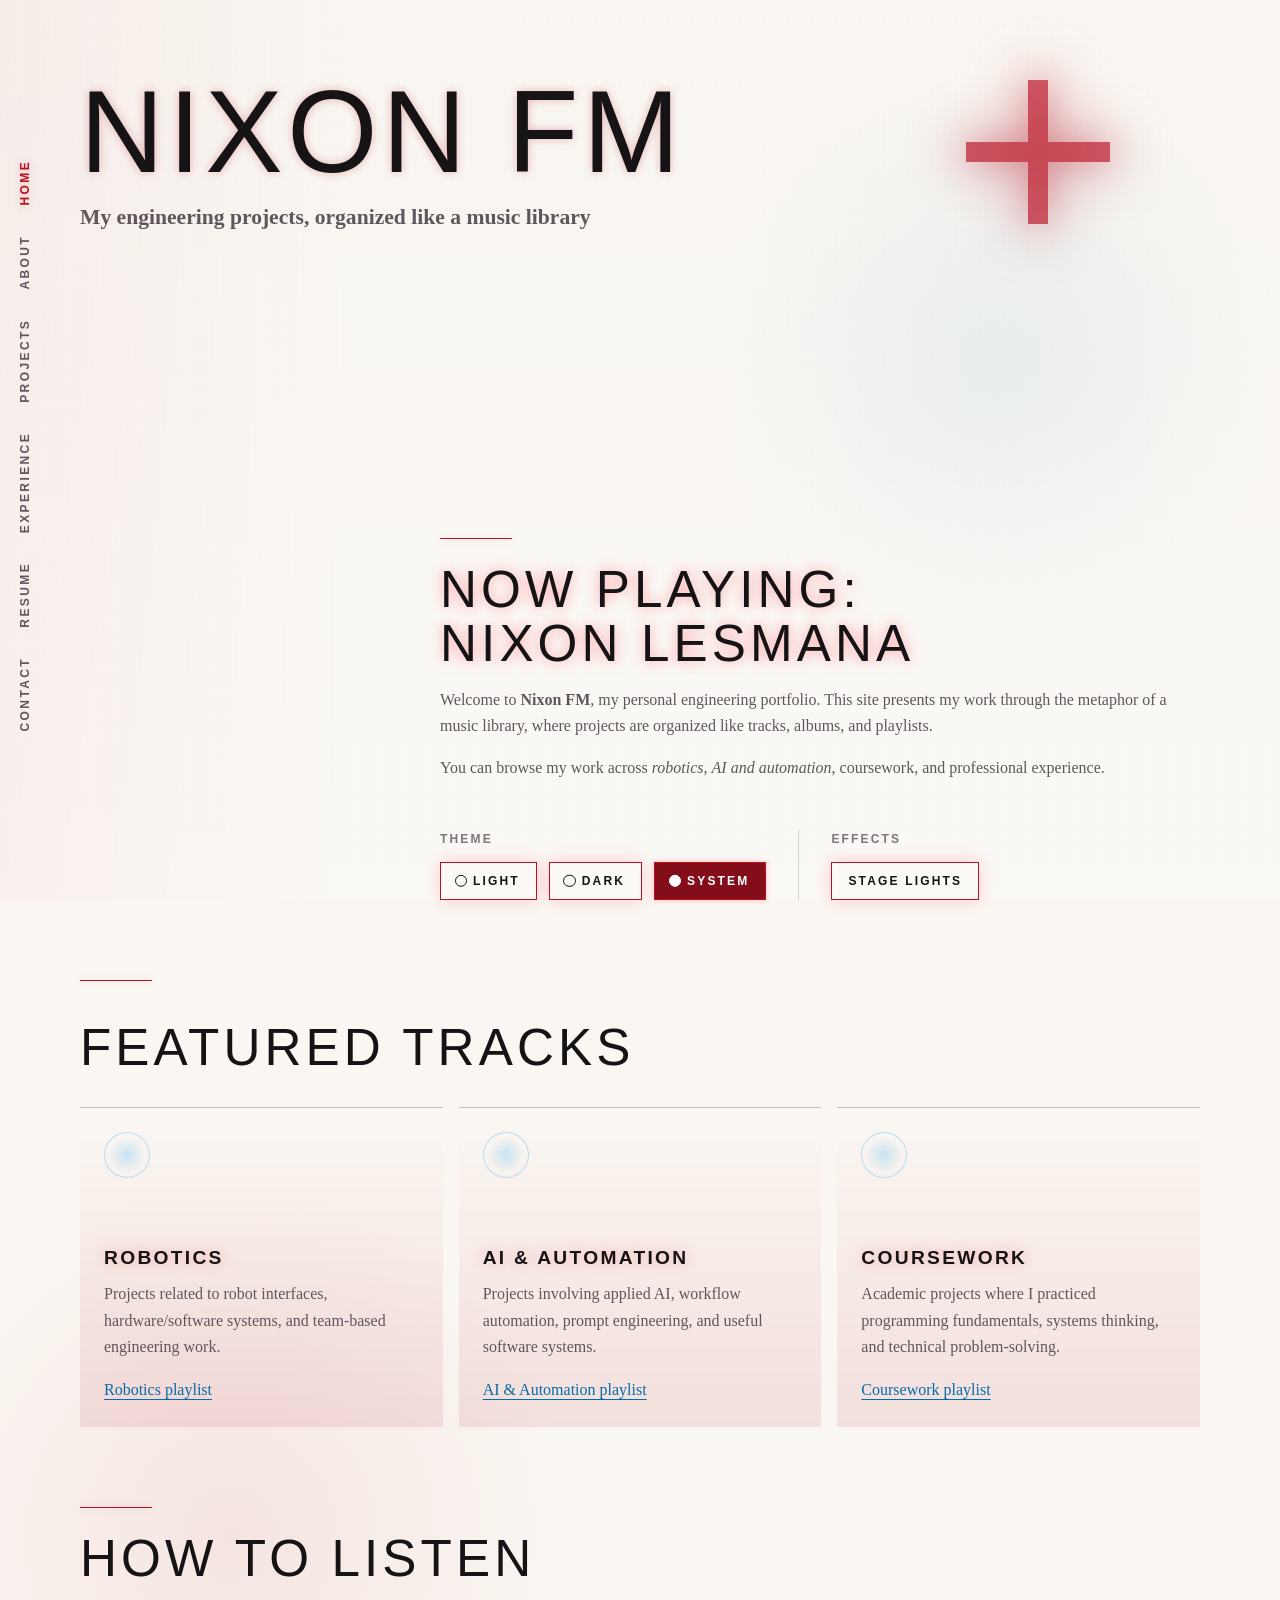
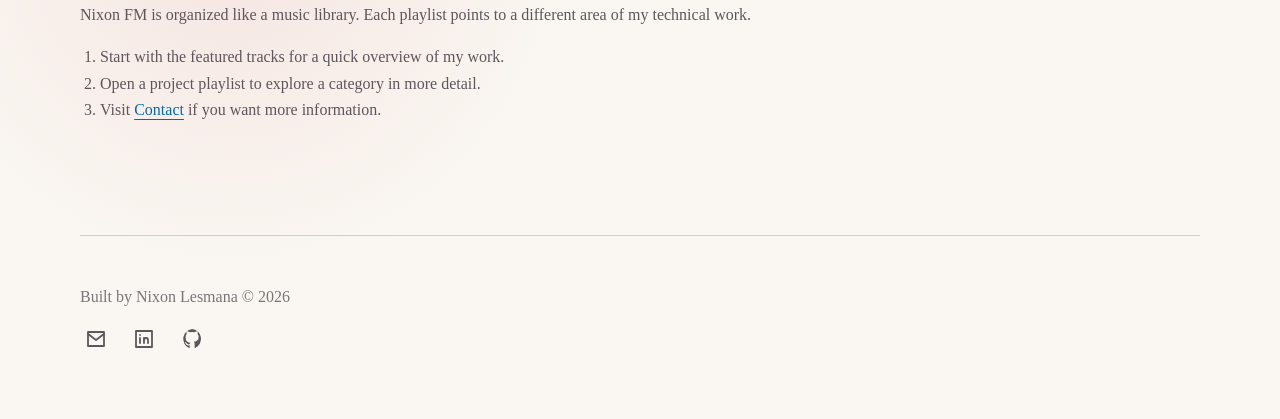
<file: index.html>
<!DOCTYPE html>
<html lang="en">

<head>
    <meta charset="utf-8">
    <meta name="viewport" content="width=device-width, initial-scale=1">
    <meta name="description" content="Nixon FM is Nixon Lesmana's music library inspired engineering portfolio.">
    <title>Nixon FM | Home</title>
    <link rel="author" href="about.html">
    <link rel="stylesheet" href="styles/starboy.css">
    <link rel="icon" href="images/favicon.svg" type="image/svg+xml">
    <script src="scripts/starboy.js" defer></script>
</head>

<body>
    <header>
        <h1>Nixon FM</h1>
        <p><strong>My engineering projects, organized like a music library</strong></p>

        <nav aria-label="Main navigation">
            <ul>
                <li><a href="index.html" aria-current="page">Home</a></li>
                <li><a href="about.html">About</a></li>
                <li><a href="projects.html">Projects</a></li>
                <li><a href="experience.html">Experience</a></li>
                <li>
                    <a href="media/NixonLesmana-Resume2026.pdf" target="_blank" rel="noopener noreferrer">
                        Resume
                    </a>
                </li>
                <li><a href="contact.html">Contact</a></li>
            </ul>
        </nav>
    </header>

    <main>
        <section id="intro">
            <h2>Now Playing:<br>Nixon Lesmana</h2>
            <p>
                Welcome to <b>Nixon FM</b>, my personal engineering portfolio. This site presents my work
                through the metaphor of a music library, where projects are organized like tracks,
                albums, and playlists.
            </p>
            <p>
                You can browse my work across <em>robotics</em>, <em>AI and automation</em>,
                coursework, and professional experience.
            </p>

            <aside class="home-controls" aria-label="Display controls">
                <aside class="theme-control" aria-label="Theme selection">
                    <p>Theme</p>

                    <div class="theme-picker">
                        <button type="button" data-theme-option="light">Light</button>
                        <button type="button" data-theme-option="dark">Dark</button>
                        <button type="button" data-theme-option="system">System</button>
                    </div>
                </aside>

                <aside class="stage-control" aria-label="Visual effects">
                    <p>Effects</p>
                    <button type="button" id="stage-light-toggle">Stage Lights</button>
                </aside>
            </aside>
        </section>

        <section id="featured">
            <h2>Featured Tracks</h2>

            <!-- Custom semantic element for the music-library track -->
            <project-track>
                <article>
                    <h3>Robotics</h3>
                    <p>
                        Projects related to robot interfaces, hardware/software systems, and team-based
                        engineering work.
                    </p>
                    <a href="robotics.html">Robotics playlist</a>
                </article>
            </project-track>

            <project-track>
                <article>
                    <h3>AI &amp; Automation</h3>
                    <p>
                        Projects involving applied AI, workflow automation, prompt engineering, and useful
                        software systems.
                    </p>
                    <a href="ai-automation.html">AI &amp; Automation playlist</a>
                </article>
            </project-track>

            <project-track>
                <article>
                    <h3>Coursework</h3>
                    <p>
                        Academic projects where I practiced programming fundamentals, systems thinking,
                        and technical problem-solving.
                    </p>
                    <a href="coursework.html">Coursework playlist</a>
                </article>
            </project-track>
        </section>

        <section id="library">
            <h2>How to Listen</h2>
            <p>
                Nixon FM is organized like a music library. Each playlist points to a different
                area of my technical work.
            </p>

            <ol>
                <li>Start with the featured tracks for a quick overview of my work.</li>
                <li>Open a project playlist to explore a category in more detail.</li>
                <li>Visit <a href="contact.html">Contact</a> if you want more information.</li>
            </ol>
        </section>
    </main>

    <footer>
        <p>Built by Nixon Lesmana © 2026</p>

        <div class="social-links" aria-label="Social links">
            <a href="mailto:nlesmana@ucsd.edu" aria-label="Email">
                <svg aria-hidden="true" viewBox="0 0 24 24">
                    <path d="M4 5h16v14H4z"></path>
                    <path d="m4 7 8 6 8-6"></path>
                </svg>
            </a>

            <a href="https://www.linkedin.com/in/nixon-lesmana/" aria-label="LinkedIn">
                <svg aria-hidden="true" viewBox="0 0 24 24">
                    <path d="M4 4h16v16H4z"></path>
                    <path d="M8 11v5"></path>
                    <path d="M8 8v.01"></path>
                    <path d="M12 16v-5"></path>
                    <path d="M12 13a2 2 0 0 1 4 0v3"></path>
                </svg>
            </a>

            <a href="https://github.com/NixonLesmana" aria-label="GitHub">
                <svg aria-hidden="true" viewBox="0 0 24 24">
                    <path
                        d="M12 2a10 10 0 0 0-3 19c.5.1.7-.2.7-.5v-2c-2.9.6-3.5-1.2-3.5-1.2-.5-1.1-1.1-1.4-1.1-1.4-.9-.6.1-.6.1-.6 1 0 1.5 1 1.5 1 .9 1.5 2.4 1.1 3 .8.1-.7.4-1.1.7-1.4-2.3-.3-4.7-1.1-4.7-5A3.9 3.9 0 0 1 6.7 7c-.1-.3-.4-1.3.1-2.7 0 0 .9-.3 2.8 1a9.7 9.7 0 0 1 5 0c1.9-1.3 2.8-1 2.8-1 .5 1.4.2 2.4.1 2.7a3.9 3.9 0 0 1 1.1 2.7c0 3.9-2.4 4.7-4.7 5 .4.3.7 1 .7 2v3.8c0 .3.2.6.7.5A10 10 0 0 0 12 2z">
                    </path>
                </svg>
            </a>
        </div>
    </footer>
</body>

</html>
</file>
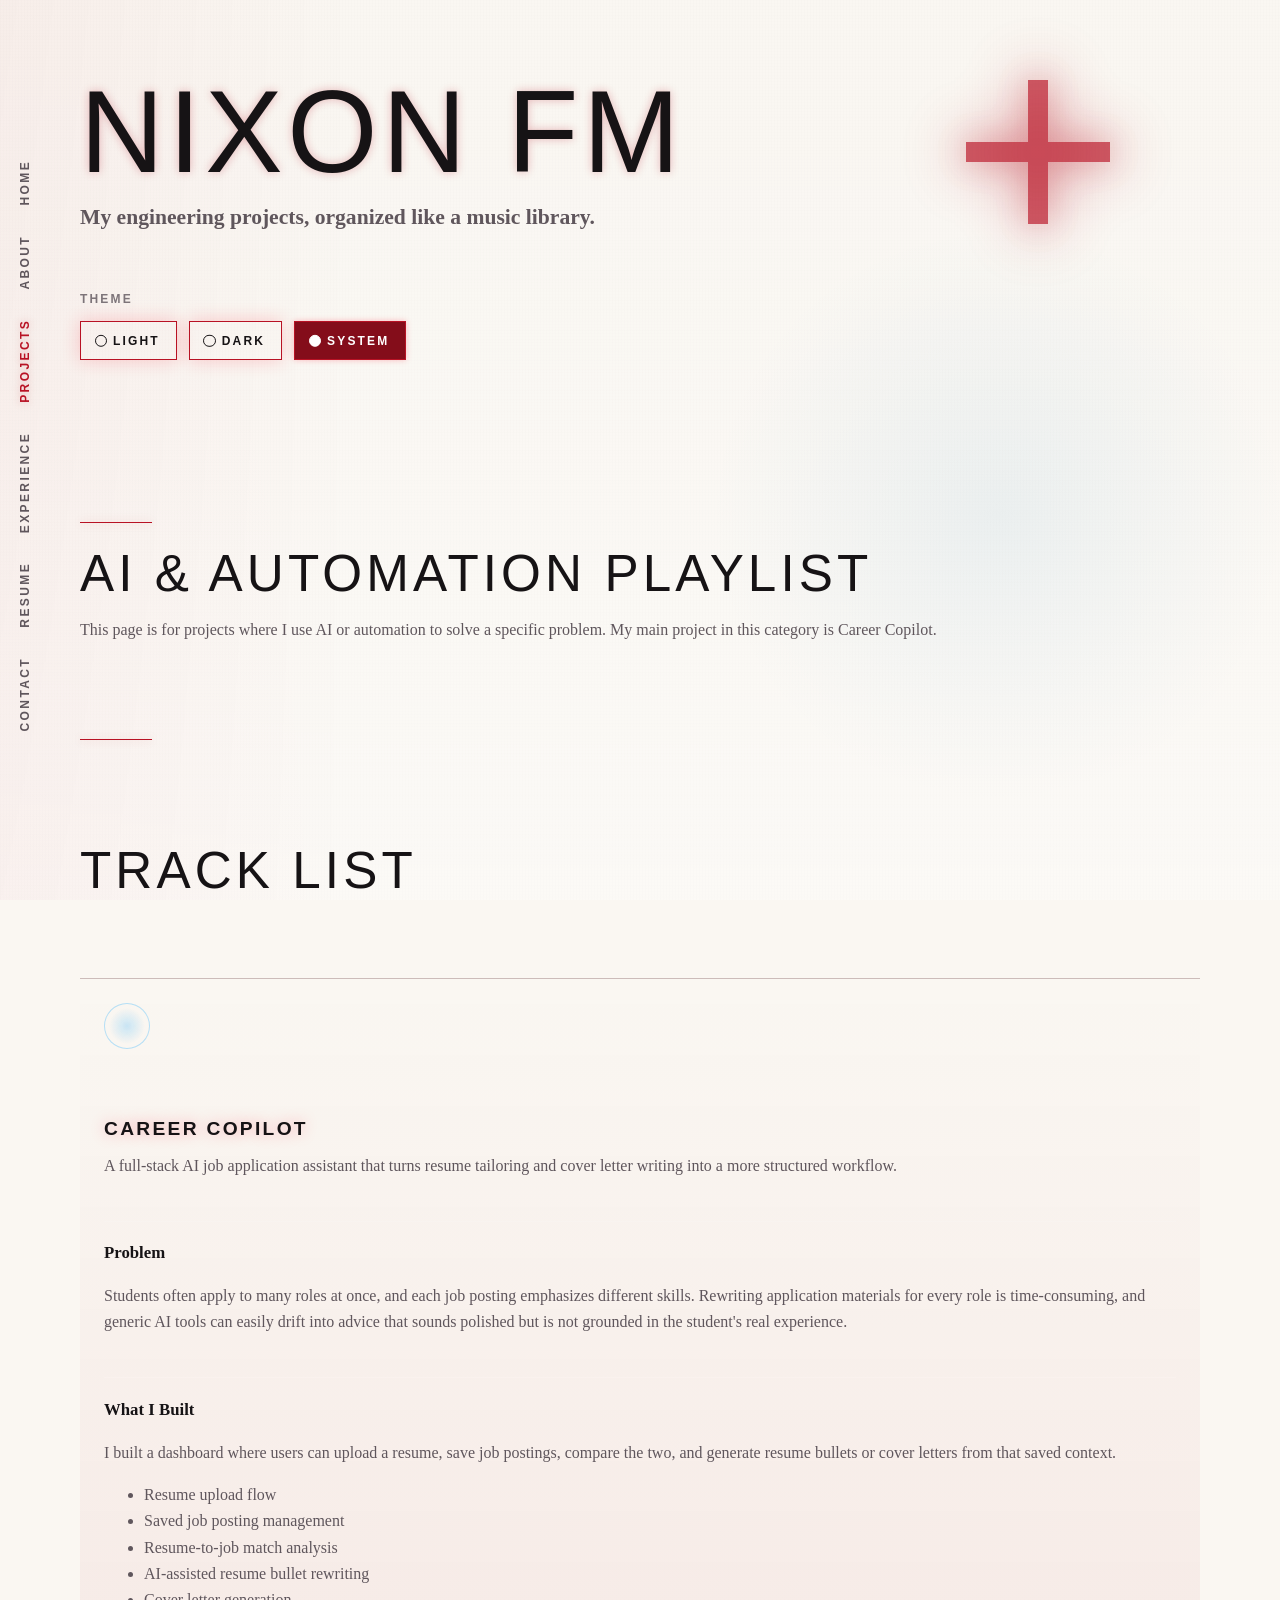
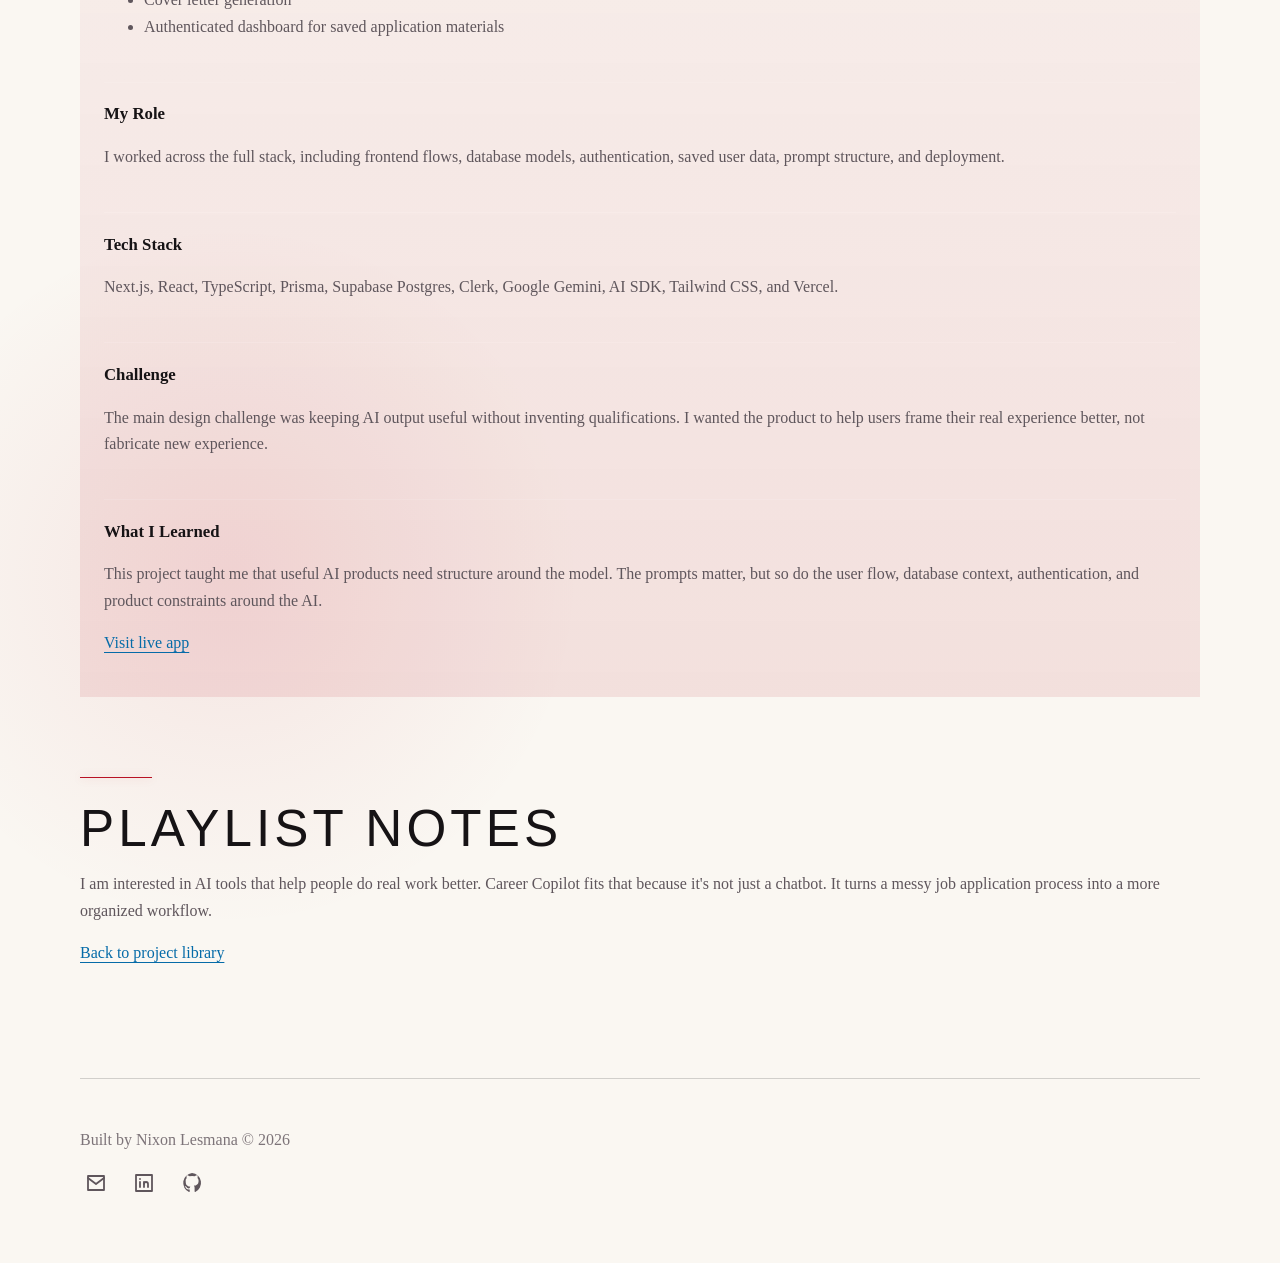
<file: ai-automation.html>
<!DOCTYPE html>
<html lang="en">

<head>
    <meta charset="utf-8">
    <meta name="viewport" content="width=device-width, initial-scale=1">
    <meta name="description" content="AI and automation projects for Nixon FM.">
    <title>Nixon FM | AI &amp; Automation</title>
    <link rel="author" href="about.html">
    <link rel="stylesheet" href="styles/starboy.css">
    <link rel="icon" href="images/favicon.svg" type="image/svg+xml">
    <script src="scripts/starboy.js" defer></script>
</head>

<body>
    <header>
        <h1>Nixon FM</h1>
        <p><strong>My engineering projects, organized like a music library.</strong></p>

        <aside class="theme-control" aria-label="Theme selection">
            <p>Theme</p>

            <div class="theme-picker">
                <button type="button" data-theme-option="light">Light</button>
                <button type="button" data-theme-option="dark">Dark</button>
                <button type="button" data-theme-option="system">System</button>
            </div>
        </aside>

        <nav aria-label="Main navigation">
            <ul>
                <li><a href="index.html">Home</a></li>
                <li><a href="about.html">About</a></li>
                <li><a href="projects.html" aria-current="page">Projects</a></li>
                <li><a href="experience.html">Experience</a></li>
                <li>
                    <a href="media/NixonLesmana-Resume2026.pdf" target="_blank" rel="noopener noreferrer">
                        Resume
                    </a>
                </li>
                <li><a href="contact.html">Contact</a></li>
            </ul>
        </nav>
    </header>

    <main>
        <section id="ai-automation-playlist">
            <h2>AI &amp; Automation Playlist</h2>

            <p>
                This page is for projects where I use AI or automation to solve a specific
                problem. My main project in this category is Career Copilot.
            </p>
        </section>

        <section id="ai-automation-tracks">
            <h2>Track List</h2>

            <project-track>
                <article>
                    <h3>Career Copilot</h3>

                    <p class="track-summary">
                        A full-stack AI job application assistant that turns resume tailoring and cover letter writing
                        into
                        a more structured workflow.
                    </p>

                    <section class="track-detail">
                        <h4>Problem</h4>
                        <p>
                            Students often apply to many roles at once, and each job posting emphasizes different
                            skills.
                            Rewriting application materials for every role is time-consuming, and generic AI tools can
                            easily
                            drift into advice that sounds polished but is not grounded in the student's real experience.
                        </p>
                    </section>

                    <section class="track-detail">
                        <h4>What I Built</h4>
                        <p>
                            I built a dashboard where users can upload a resume, save job postings, compare the two, and
                            generate
                            resume bullets or cover letters from that saved context.
                        </p>
                        <ul>
                            <li>Resume upload flow</li>
                            <li>Saved job posting management</li>
                            <li>Resume-to-job match analysis</li>
                            <li>AI-assisted resume bullet rewriting</li>
                            <li>Cover letter generation</li>
                            <li>Authenticated dashboard for saved application materials</li>
                        </ul>
                    </section>

                    <section class="track-detail">
                        <h4>My Role</h4>
                        <p>
                            I worked across the full stack, including frontend flows, database models, authentication,
                            saved user
                            data, prompt structure, and deployment.
                        </p>
                    </section>

                    <section class="track-detail">
                        <h4>Tech Stack</h4>
                        <p>
                            Next.js, React, TypeScript, Prisma, Supabase Postgres, Clerk, Google Gemini, AI SDK,
                            Tailwind CSS, and Vercel.
                        </p>
                    </section>

                    <section class="track-detail">
                        <h4>Challenge</h4>
                        <p>
                            The main design challenge was keeping AI output useful without inventing qualifications.
                            I wanted the product to help users frame their real experience better, not fabricate new
                            experience.
                        </p>
                    </section>

                    <section class="track-detail">
                        <h4>What I Learned</h4>
                        <p>
                            This project taught me that useful AI products need structure around the model. The prompts
                            matter,
                            but so do the user flow, database context, authentication, and product constraints around
                            the AI.
                        </p>
                    </section>

                    <p>
                        <a href="https://career-copilot-main.vercel.app" target="_blank" rel="noopener noreferrer">
                            Visit live app
                        </a>
                    </p>
                </article>
            </project-track>
        </section>

        <section id="ai-automation-notes">
            <h2>Playlist Notes</h2>

            <p>
                I am interested in AI tools that help people do real work better. Career Copilot
                fits that because it's not just a chatbot. It turns a messy job application process
                into a more organized workflow.
            </p>

            <p>
                <a href="projects.html">Back to project library</a>
            </p>
        </section>
    </main>

    <footer>
        <p>Built by Nixon Lesmana © 2026</p>

        <div class="social-links" aria-label="Social links">
            <a href="mailto:nlesmana@ucsd.edu" aria-label="Email">
                <svg aria-hidden="true" viewBox="0 0 24 24">
                    <path d="M4 5h16v14H4z"></path>
                    <path d="m4 7 8 6 8-6"></path>
                </svg>
            </a>

            <a href="https://www.linkedin.com/in/nixon-lesmana/" aria-label="LinkedIn">
                <svg aria-hidden="true" viewBox="0 0 24 24">
                    <path d="M4 4h16v16H4z"></path>
                    <path d="M8 11v5"></path>
                    <path d="M8 8v.01"></path>
                    <path d="M12 16v-5"></path>
                    <path d="M12 13a2 2 0 0 1 4 0v3"></path>
                </svg>
            </a>

            <a href="https://github.com/NixonLesmana" aria-label="GitHub">
                <svg aria-hidden="true" viewBox="0 0 24 24">
                    <path
                        d="M12 2a10 10 0 0 0-3 19c.5.1.7-.2.7-.5v-2c-2.9.6-3.5-1.2-3.5-1.2-.5-1.1-1.1-1.4-1.1-1.4-.9-.6.1-.6.1-.6 1 0 1.5 1 1.5 1 .9 1.5 2.4 1.1 3 .8.1-.7.4-1.1.7-1.4-2.3-.3-4.7-1.1-4.7-5A3.9 3.9 0 0 1 6.7 7c-.1-.3-.4-1.3.1-2.7 0 0 .9-.3 2.8 1a9.7 9.7 0 0 1 5 0c1.9-1.3 2.8-1 2.8-1 .5 1.4.2 2.4.1 2.7a3.9 3.9 0 0 1 1.1 2.7c0 3.9-2.4 4.7-4.7 5 .4.3.7 1 .7 2v3.8c0 .3.2.6.7.5A10 10 0 0 0 12 2z">
                    </path>
                </svg>
            </a>
        </div>
    </footer>
</body>

</html>
</file>
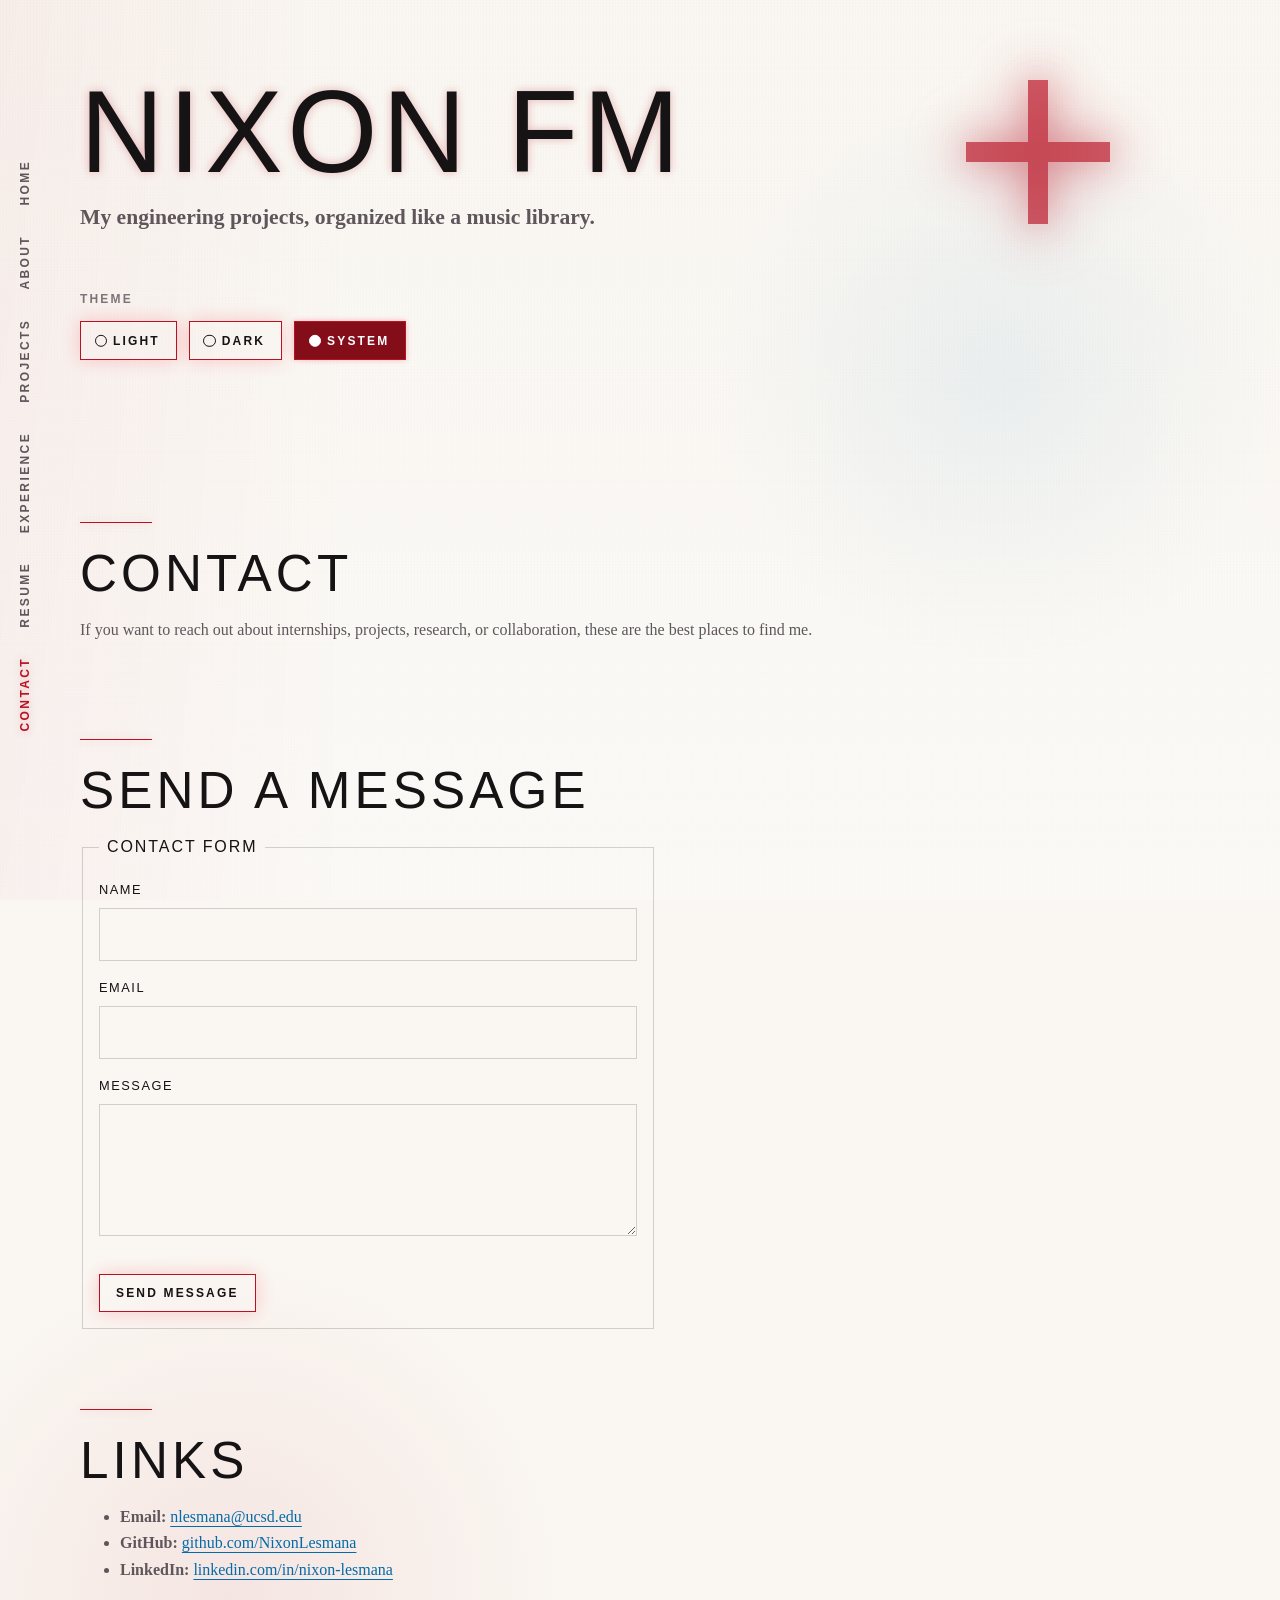
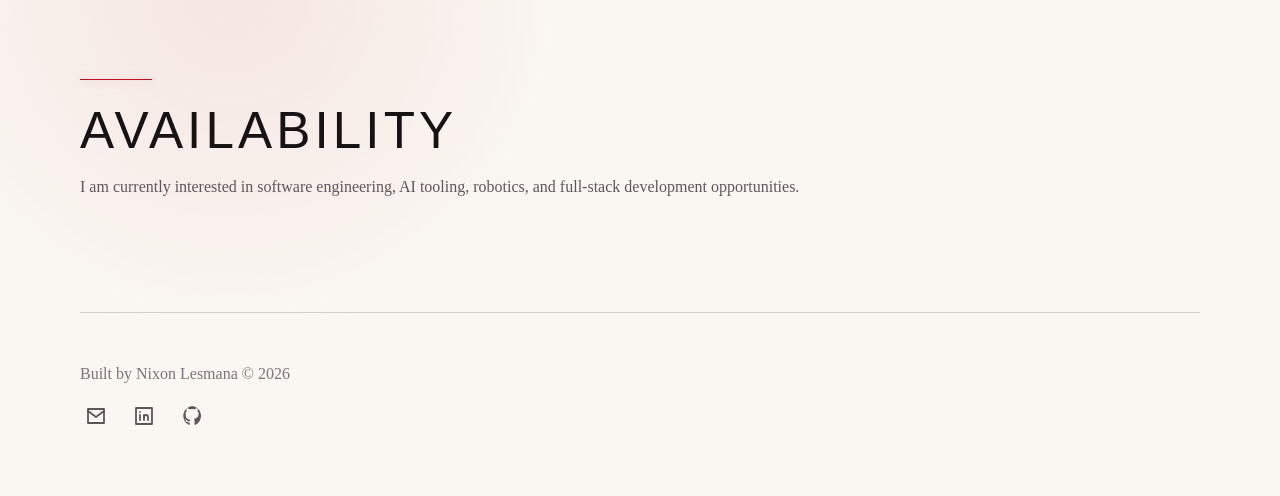
<file: contact.html>
<!DOCTYPE html>
<html lang="en">

<head>
    <meta charset="utf-8">
    <meta name="viewport" content="width=device-width, initial-scale=1">
    <meta name="description" content="Contact information for Nixon FM.">
    <title>Nixon FM | Contact</title>
    <link rel="author" href="about.html">
    <link rel="stylesheet" href="styles/starboy.css">
    <link rel="icon" href="images/favicon.svg" type="image/svg+xml">
    <script src="scripts/starboy.js" defer></script>
</head>

<body>
    <header>
        <h1>Nixon FM</h1>
        <p><strong>My engineering projects, organized like a music library.</strong></p>

        <aside class="theme-control" aria-label="Theme selection">
            <p>Theme</p>

            <div class="theme-picker">
                <button type="button" data-theme-option="light">Light</button>
                <button type="button" data-theme-option="dark">Dark</button>
                <button type="button" data-theme-option="system">System</button>
            </div>
        </aside>

        <nav aria-label="Main navigation">
            <ul>
                <li><a href="index.html">Home</a></li>
                <li><a href="about.html">About</a></li>
                <li><a href="projects.html">Projects</a></li>
                <li><a href="experience.html">Experience</a></li>
                <li>
                    <a href="media/NixonLesmana-Resume2026.pdf" target="_blank" rel="noopener noreferrer">
                        Resume
                    </a>
                </li>
                <li><a href="contact.html" aria-current="page">Contact</a></li>
            </ul>
        </nav>
    </header>

    <main>
        <section id="contact-intro">
            <h2>Contact</h2>

            <p>
                If you want to reach out about internships, projects, research, or collaboration,
                these are the best places to find me.
            </p>
        </section>

        <section id="contact-form">
            <h2>Send a Message</h2>

            <form action="https://formspree.io/f/meajjbbv" method="post">
                <fieldset>
                    <legend>Contact Form</legend>

                    <p>
                        <label for="name">Name</label><br>
                        <input type="text" id="name" name="name" required>
                    </p>

                    <p>
                        <label for="email">Email</label><br>
                        <input type="email" id="email" name="email" required>
                    </p>

                    <p>
                        <label for="message">Message</label><br>
                        <textarea id="message" name="message" rows="4" required></textarea>
                    </p>

                    <button type="submit">Send Message</button>
                </fieldset>
            </form>
        </section>

        <section id="contact-links">
            <h2>Links</h2>

            <ul>
                <li><strong>Email:</strong> <a href="mailto:nlesmana@ucsd.edu">nlesmana@ucsd.edu</a></li>
                <li><strong>GitHub:</strong> <a href="https://github.com/NixonLesmana">github.com/NixonLesmana</a></li>
                <li><strong>LinkedIn:</strong> <a
                        href="https://www.linkedin.com/in/nixon-lesmana/">linkedin.com/in/nixon-lesmana</a></li>
            </ul>
        </section>

        <section id="availability">
            <h2>Availability</h2>

            <p>
                I am currently interested in software engineering, AI tooling, robotics, and
                full-stack development opportunities.
            </p>
        </section>
    </main>

    <footer>
        <p>Built by Nixon Lesmana © 2026</p>

        <div class="social-links" aria-label="Social links">
            <a href="mailto:nlesmana@ucsd.edu" aria-label="Email">
                <svg aria-hidden="true" viewBox="0 0 24 24">
                    <path d="M4 5h16v14H4z"></path>
                    <path d="m4 7 8 6 8-6"></path>
                </svg>
            </a>

            <a href="https://www.linkedin.com/in/nixon-lesmana/" aria-label="LinkedIn">
                <svg aria-hidden="true" viewBox="0 0 24 24">
                    <path d="M4 4h16v16H4z"></path>
                    <path d="M8 11v5"></path>
                    <path d="M8 8v.01"></path>
                    <path d="M12 16v-5"></path>
                    <path d="M12 13a2 2 0 0 1 4 0v3"></path>
                </svg>
            </a>

            <a href="https://github.com/NixonLesmana" aria-label="GitHub">
                <svg aria-hidden="true" viewBox="0 0 24 24">
                    <path
                        d="M12 2a10 10 0 0 0-3 19c.5.1.7-.2.7-.5v-2c-2.9.6-3.5-1.2-3.5-1.2-.5-1.1-1.1-1.4-1.1-1.4-.9-.6.1-.6.1-.6 1 0 1.5 1 1.5 1 .9 1.5 2.4 1.1 3 .8.1-.7.4-1.1.7-1.4-2.3-.3-4.7-1.1-4.7-5A3.9 3.9 0 0 1 6.7 7c-.1-.3-.4-1.3.1-2.7 0 0 .9-.3 2.8 1a9.7 9.7 0 0 1 5 0c1.9-1.3 2.8-1 2.8-1 .5 1.4.2 2.4.1 2.7a3.9 3.9 0 0 1 1.1 2.7c0 3.9-2.4 4.7-4.7 5 .4.3.7 1 .7 2v3.8c0 .3.2.6.7.5A10 10 0 0 0 12 2z">
                    </path>
                </svg>
            </a>
        </div>
    </footer>
</body>

</html>
</file>
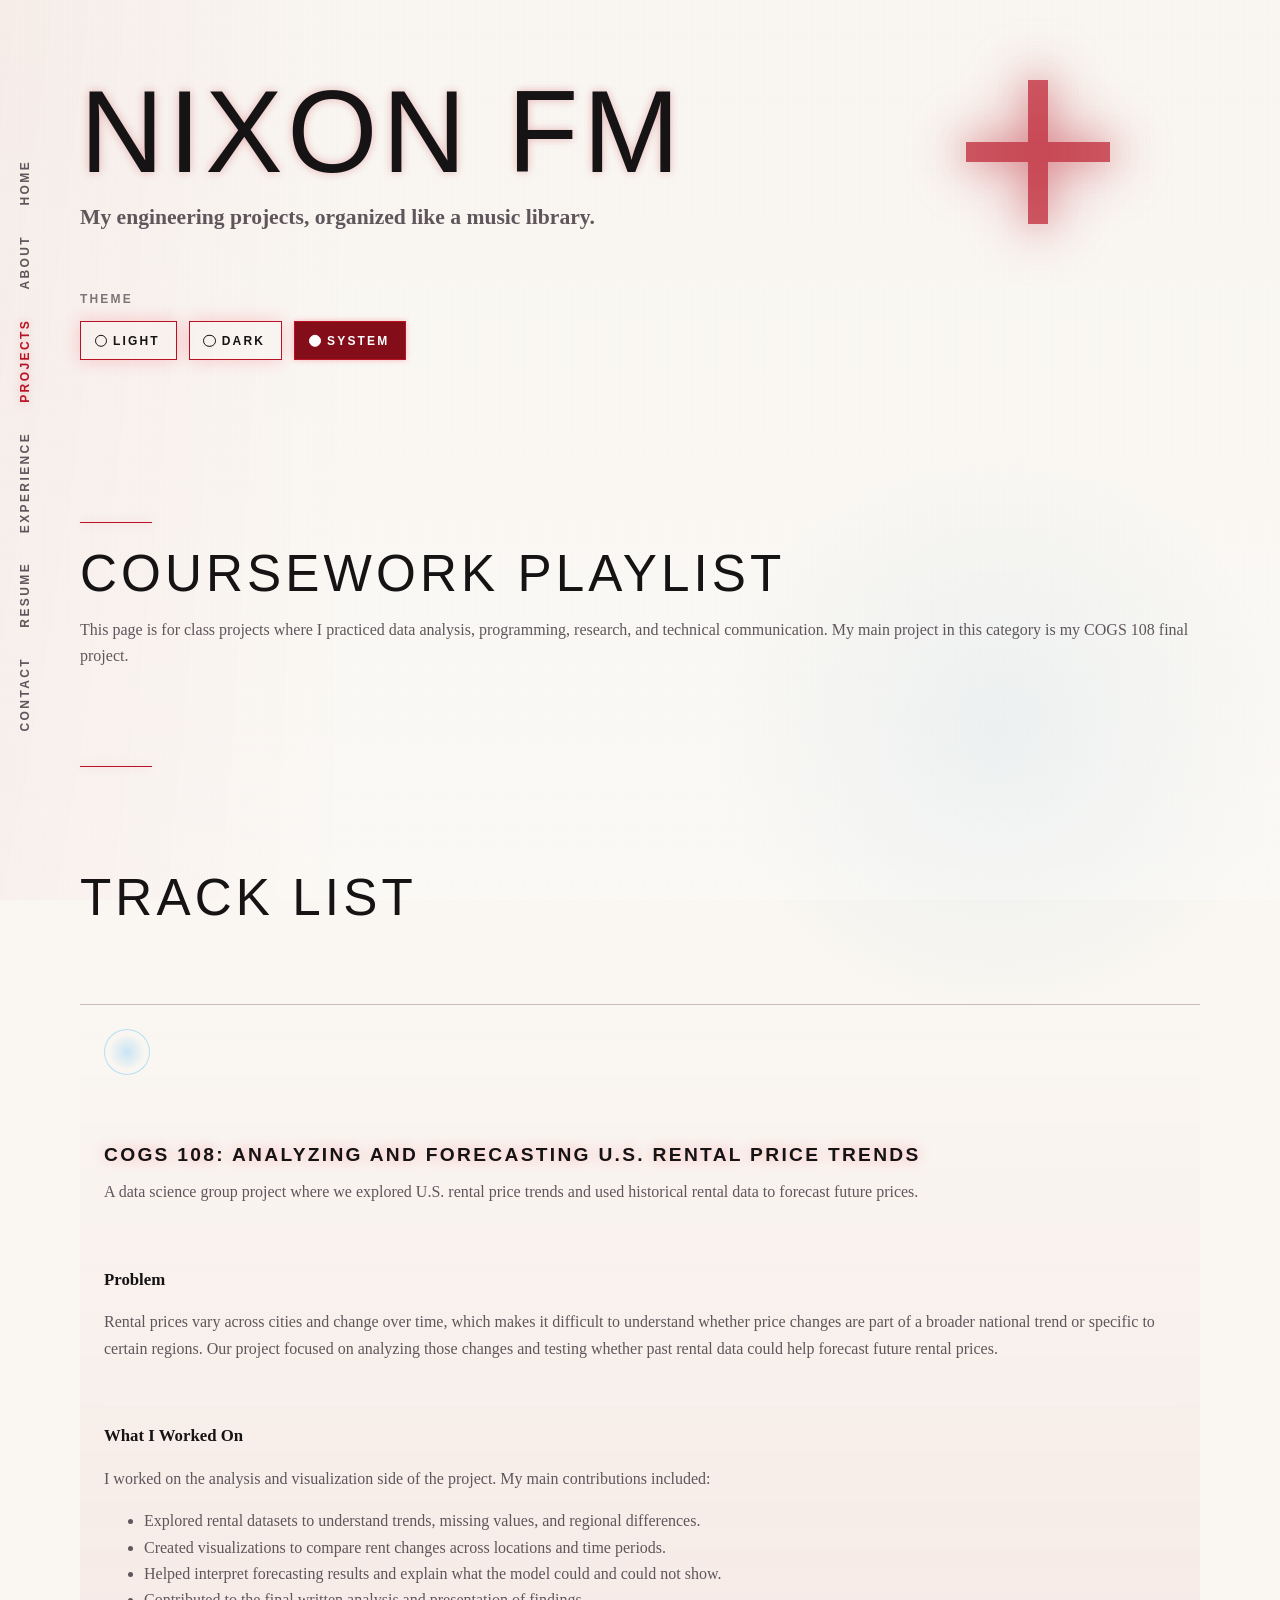
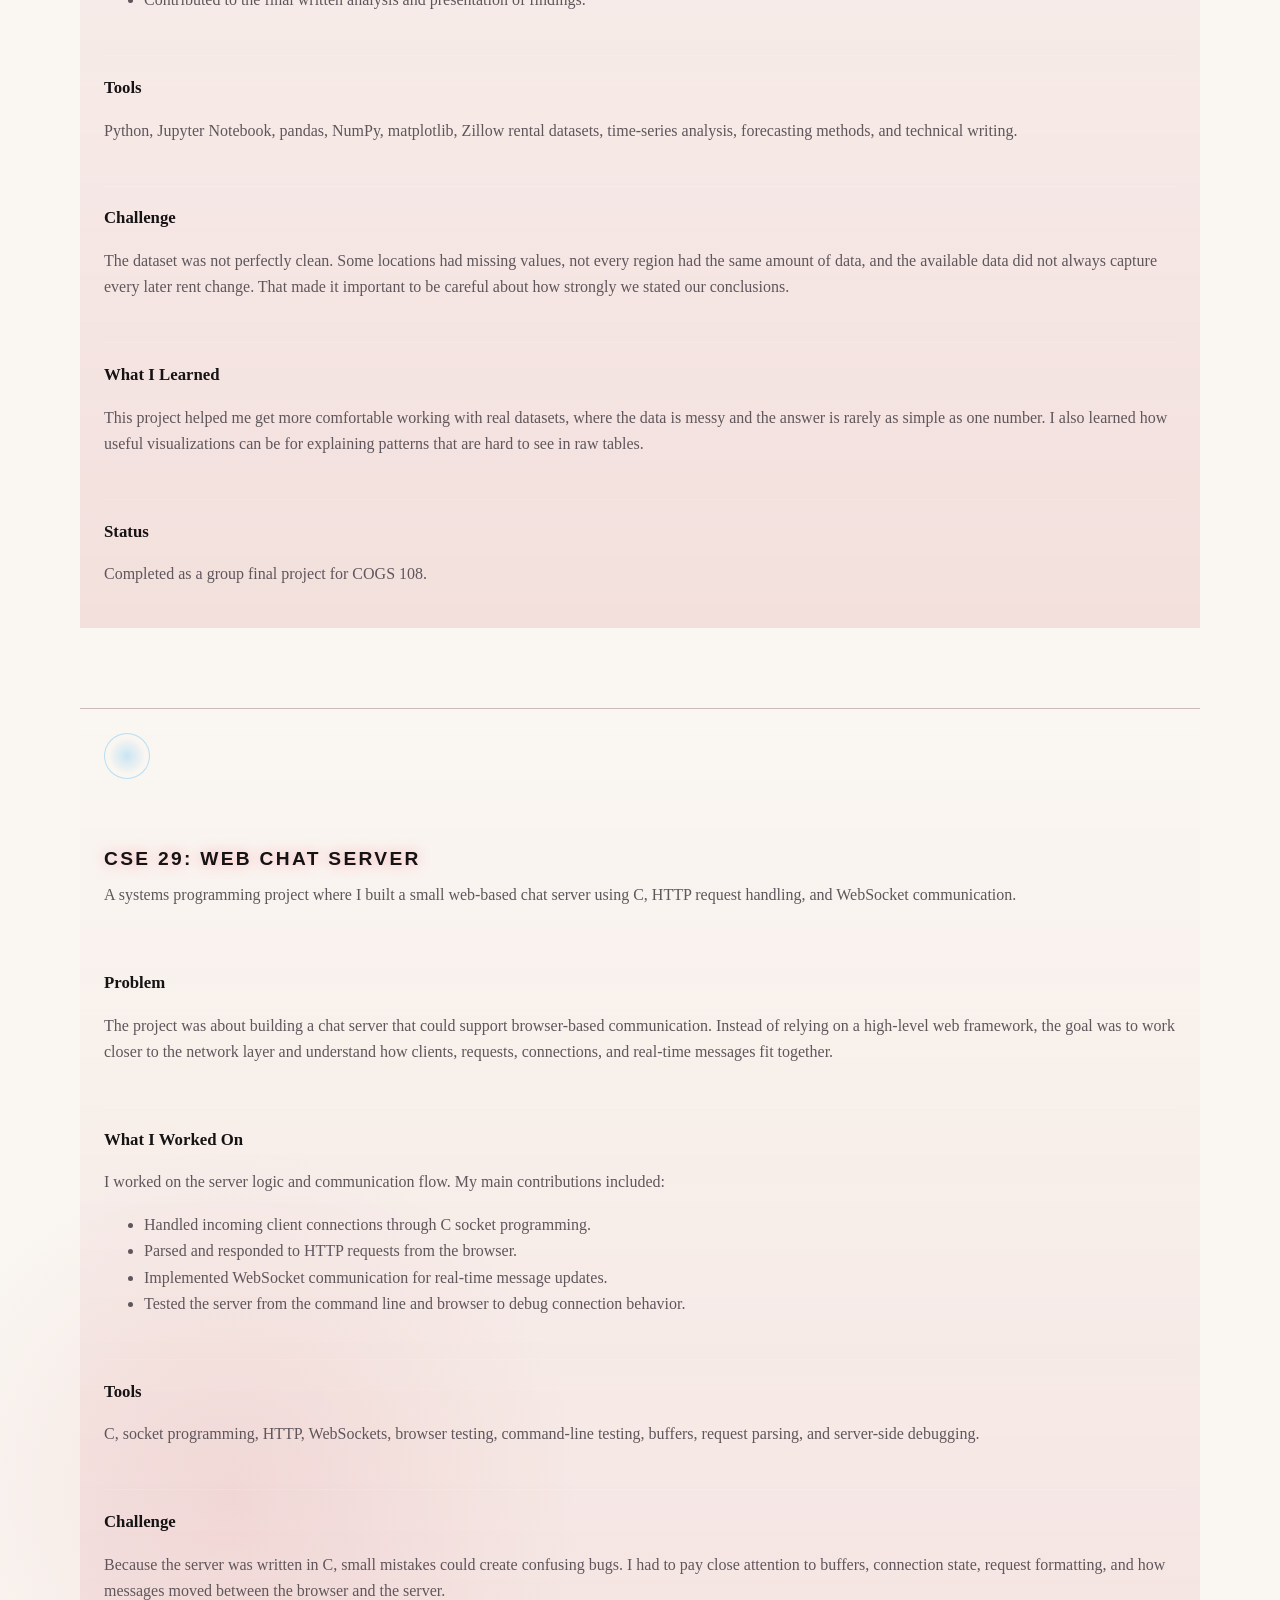
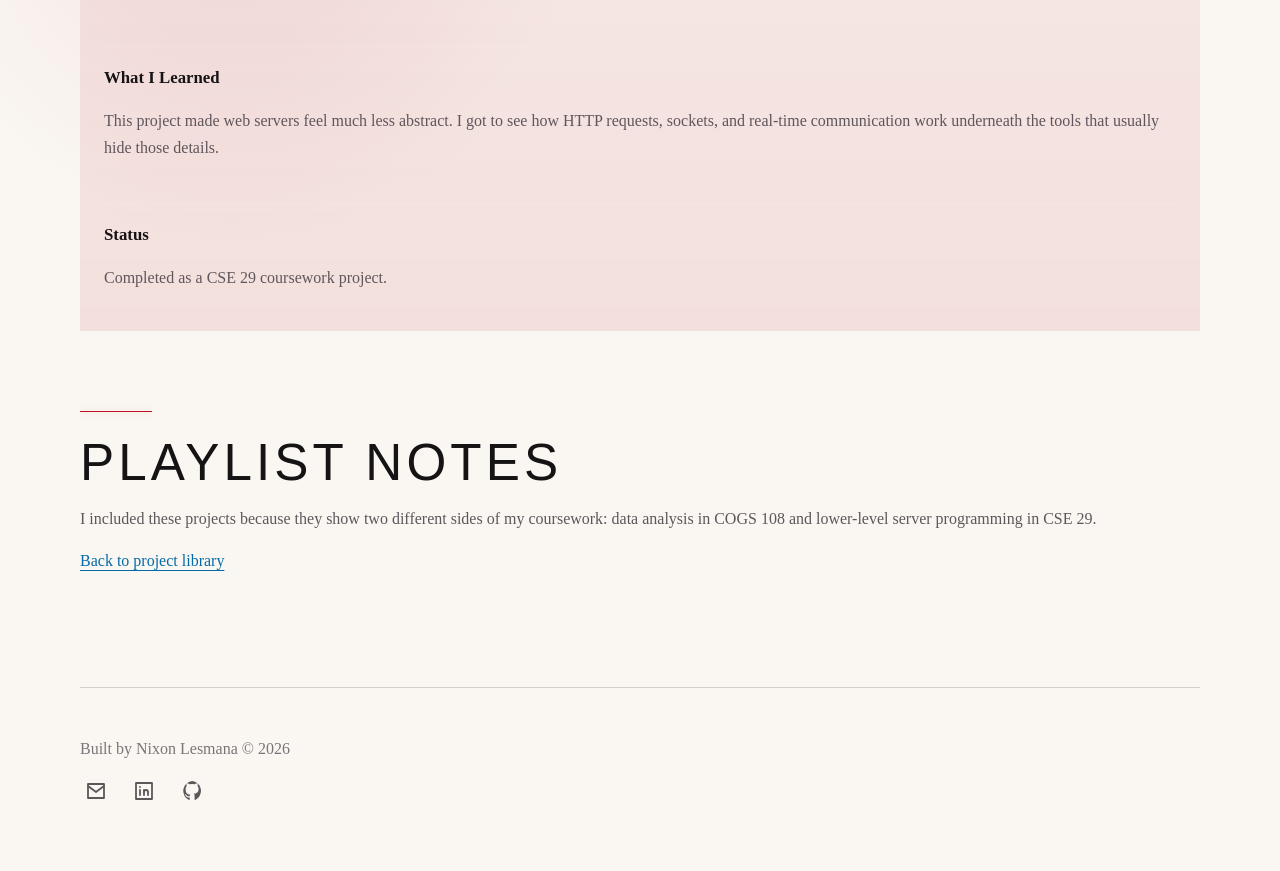
<file: coursework.html>
<!DOCTYPE html>
<html lang="en">

<head>
    <meta charset="utf-8">
    <meta name="viewport" content="width=device-width, initial-scale=1">
    <meta name="description" content="Coursework projects for Nixon FM.">
    <title>Nixon FM | Coursework</title>
    <link rel="author" href="about.html">
    <link rel="stylesheet" href="styles/starboy.css">
    <link rel="icon" href="images/favicon.svg" type="image/svg+xml">
    <script src="scripts/starboy.js" defer></script>
</head>

<body>
    <header>
        <h1>Nixon FM</h1>
        <p><strong>My engineering projects, organized like a music library.</strong></p>

        <aside class="theme-control" aria-label="Theme selection">
            <p>Theme</p>

            <div class="theme-picker">
                <button type="button" data-theme-option="light">Light</button>
                <button type="button" data-theme-option="dark">Dark</button>
                <button type="button" data-theme-option="system">System</button>
            </div>
        </aside>

        <nav aria-label="Main navigation">
            <ul>
                <li><a href="index.html">Home</a></li>
                <li><a href="about.html">About</a></li>
                <li><a href="projects.html" aria-current="page">Projects</a></li>
                <li><a href="experience.html">Experience</a></li>
                <li>
                    <a href="media/NixonLesmana-Resume2026.pdf" target="_blank" rel="noopener noreferrer">
                        Resume
                    </a>
                </li>
                <li><a href="contact.html">Contact</a></li>
            </ul>
        </nav>
    </header>

    <main>
        <section id="coursework-playlist">
            <h2>Coursework Playlist</h2>

            <p>
                This page is for class projects where I practiced data analysis, programming,
                research, and technical communication. My main project in this category is my
                COGS 108 final project.
            </p>
        </section>

        <section id="coursework-tracks">
            <h2>Track List</h2>

            <project-track>
                <article>
                    <h3>COGS 108: Analyzing and Forecasting U.S. Rental Price Trends</h3>

                    <p class="track-summary">
                        A data science group project where we explored U.S. rental price trends and used historical
                        rental data to forecast future prices.
                    </p>

                    <section class="track-detail">
                        <h4>Problem</h4>
                        <p>
                            Rental prices vary across cities and change over time, which makes it difficult to
                            understand
                            whether price changes are part of a broader national trend or specific to certain regions.
                            Our project focused on analyzing those changes and testing whether past rental data could
                            help
                            forecast future rental prices.
                        </p>
                    </section>

                    <section class="track-detail">
                        <h4>What I Worked On</h4>
                        <p>
                            I worked on the analysis and visualization side of the project. My main contributions
                            included:
                        </p>

                        <ul>
                            <li>Explored rental datasets to understand trends, missing values, and regional differences.
                            </li>
                            <li>Created visualizations to compare rent changes across locations and time periods.</li>
                            <li>Helped interpret forecasting results and explain what the model could and could not
                                show.</li>
                            <li>Contributed to the final written analysis and presentation of findings.</li>
                        </ul>
                    </section>

                    <section class="track-detail">
                        <h4>Tools</h4>
                        <p>
                            Python, Jupyter Notebook, pandas, NumPy, matplotlib, Zillow rental datasets,
                            time-series analysis, forecasting methods, and technical writing.
                        </p>
                    </section>

                    <section class="track-detail">
                        <h4>Challenge</h4>
                        <p>
                            The dataset was not perfectly clean. Some locations had missing values, not every region had
                            the same amount of data, and the available data did not always capture every later rent
                            change.
                            That made it important to be careful about how strongly we stated our conclusions.
                        </p>
                    </section>

                    <section class="track-detail">
                        <h4>What I Learned</h4>
                        <p>
                            This project helped me get more comfortable working with real datasets, where the data is
                            messy
                            and the answer is rarely as simple as one number. I also learned how useful visualizations
                            can be
                            for explaining patterns that are hard to see in raw tables.
                        </p>
                    </section>

                    <section class="track-detail">
                        <h4>Status</h4>
                        <p>
                            Completed as a group final project for COGS 108.
                        </p>
                    </section>
                </article>
            </project-track>

            <project-track>
                <article>
                    <h3>CSE 29: Web Chat Server</h3>

                    <p class="track-summary">
                        A systems programming project where I built a small web-based chat server using C, HTTP request
                        handling, and WebSocket communication.
                    </p>

                    <section class="track-detail">
                        <h4>Problem</h4>
                        <p>
                            The project was about building a chat server that could support browser-based communication.
                            Instead of relying on a high-level web framework, the goal was to work closer to the network
                            layer and understand how clients, requests, connections, and real-time messages fit
                            together.
                        </p>
                    </section>

                    <section class="track-detail">
                        <h4>What I Worked On</h4>
                        <p>
                            I worked on the server logic and communication flow. My main contributions included:
                        </p>

                        <ul>
                            <li>Handled incoming client connections through C socket programming.</li>
                            <li>Parsed and responded to HTTP requests from the browser.</li>
                            <li>Implemented WebSocket communication for real-time message updates.</li>
                            <li>Tested the server from the command line and browser to debug connection behavior.</li>
                        </ul>
                    </section>

                    <section class="track-detail">
                        <h4>Tools</h4>
                        <p>
                            C, socket programming, HTTP, WebSockets, browser testing, command-line testing,
                            buffers, request parsing, and server-side debugging.
                        </p>
                    </section>

                    <section class="track-detail">
                        <h4>Challenge</h4>
                        <p>
                            Because the server was written in C, small mistakes could create confusing bugs.
                            I had to pay close attention to buffers, connection state, request formatting,
                            and how messages moved between the browser and the server.
                        </p>
                    </section>

                    <section class="track-detail">
                        <h4>What I Learned</h4>
                        <p>
                            This project made web servers feel much less abstract. I got to see how HTTP requests,
                            sockets, and real-time communication work underneath the tools that usually hide those
                            details.
                        </p>
                    </section>

                    <section class="track-detail">
                        <h4>Status</h4>
                        <p>
                            Completed as a CSE 29 coursework project.
                        </p>
                    </section>
                </article>
            </project-track>
        </section>

        <section id="coursework-notes">
            <h2>Playlist Notes</h2>

            <p>
                I included these projects because they show two different sides of my coursework:
                data analysis in COGS 108 and lower-level server programming in CSE 29.
            </p>

            <p>
                <a href="projects.html">Back to project library</a>
            </p>
        </section>
    </main>

    <footer>
        <p>Built by Nixon Lesmana © 2026</p>

        <div class="social-links" aria-label="Social links">
            <a href="mailto:nlesmana@ucsd.edu" aria-label="Email">
                <svg aria-hidden="true" viewBox="0 0 24 24">
                    <path d="M4 5h16v14H4z"></path>
                    <path d="m4 7 8 6 8-6"></path>
                </svg>
            </a>

            <a href="https://www.linkedin.com/in/nixon-lesmana/" aria-label="LinkedIn">
                <svg aria-hidden="true" viewBox="0 0 24 24">
                    <path d="M4 4h16v16H4z"></path>
                    <path d="M8 11v5"></path>
                    <path d="M8 8v.01"></path>
                    <path d="M12 16v-5"></path>
                    <path d="M12 13a2 2 0 0 1 4 0v3"></path>
                </svg>
            </a>

            <a href="https://github.com/NixonLesmana" aria-label="GitHub">
                <svg aria-hidden="true" viewBox="0 0 24 24">
                    <path
                        d="M12 2a10 10 0 0 0-3 19c.5.1.7-.2.7-.5v-2c-2.9.6-3.5-1.2-3.5-1.2-.5-1.1-1.1-1.4-1.1-1.4-.9-.6.1-.6.1-.6 1 0 1.5 1 1.5 1 .9 1.5 2.4 1.1 3 .8.1-.7.4-1.1.7-1.4-2.3-.3-4.7-1.1-4.7-5A3.9 3.9 0 0 1 6.7 7c-.1-.3-.4-1.3.1-2.7 0 0 .9-.3 2.8 1a9.7 9.7 0 0 1 5 0c1.9-1.3 2.8-1 2.8-1 .5 1.4.2 2.4.1 2.7a3.9 3.9 0 0 1 1.1 2.7c0 3.9-2.4 4.7-4.7 5 .4.3.7 1 .7 2v3.8c0 .3.2.6.7.5A10 10 0 0 0 12 2z">
                    </path>
                </svg>
            </a>
        </div>
    </footer>
</body>

</html>
</file>
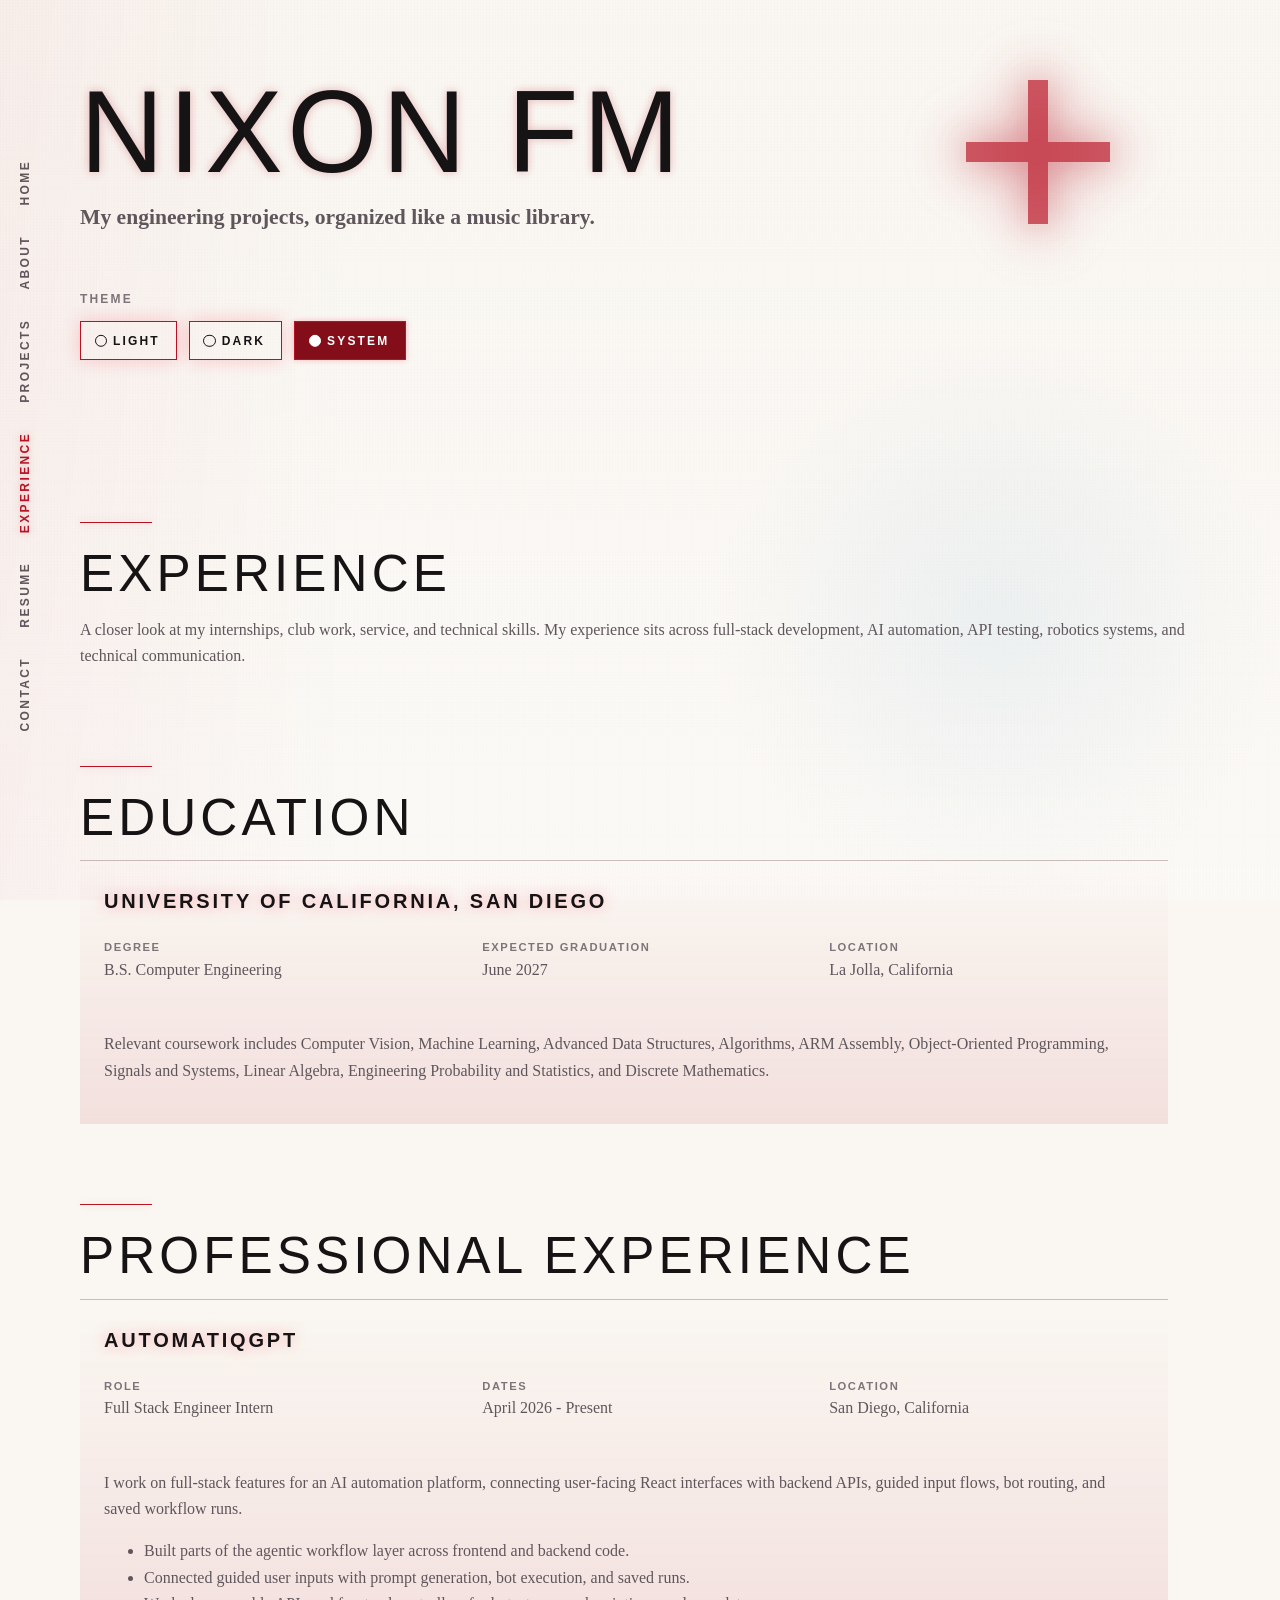
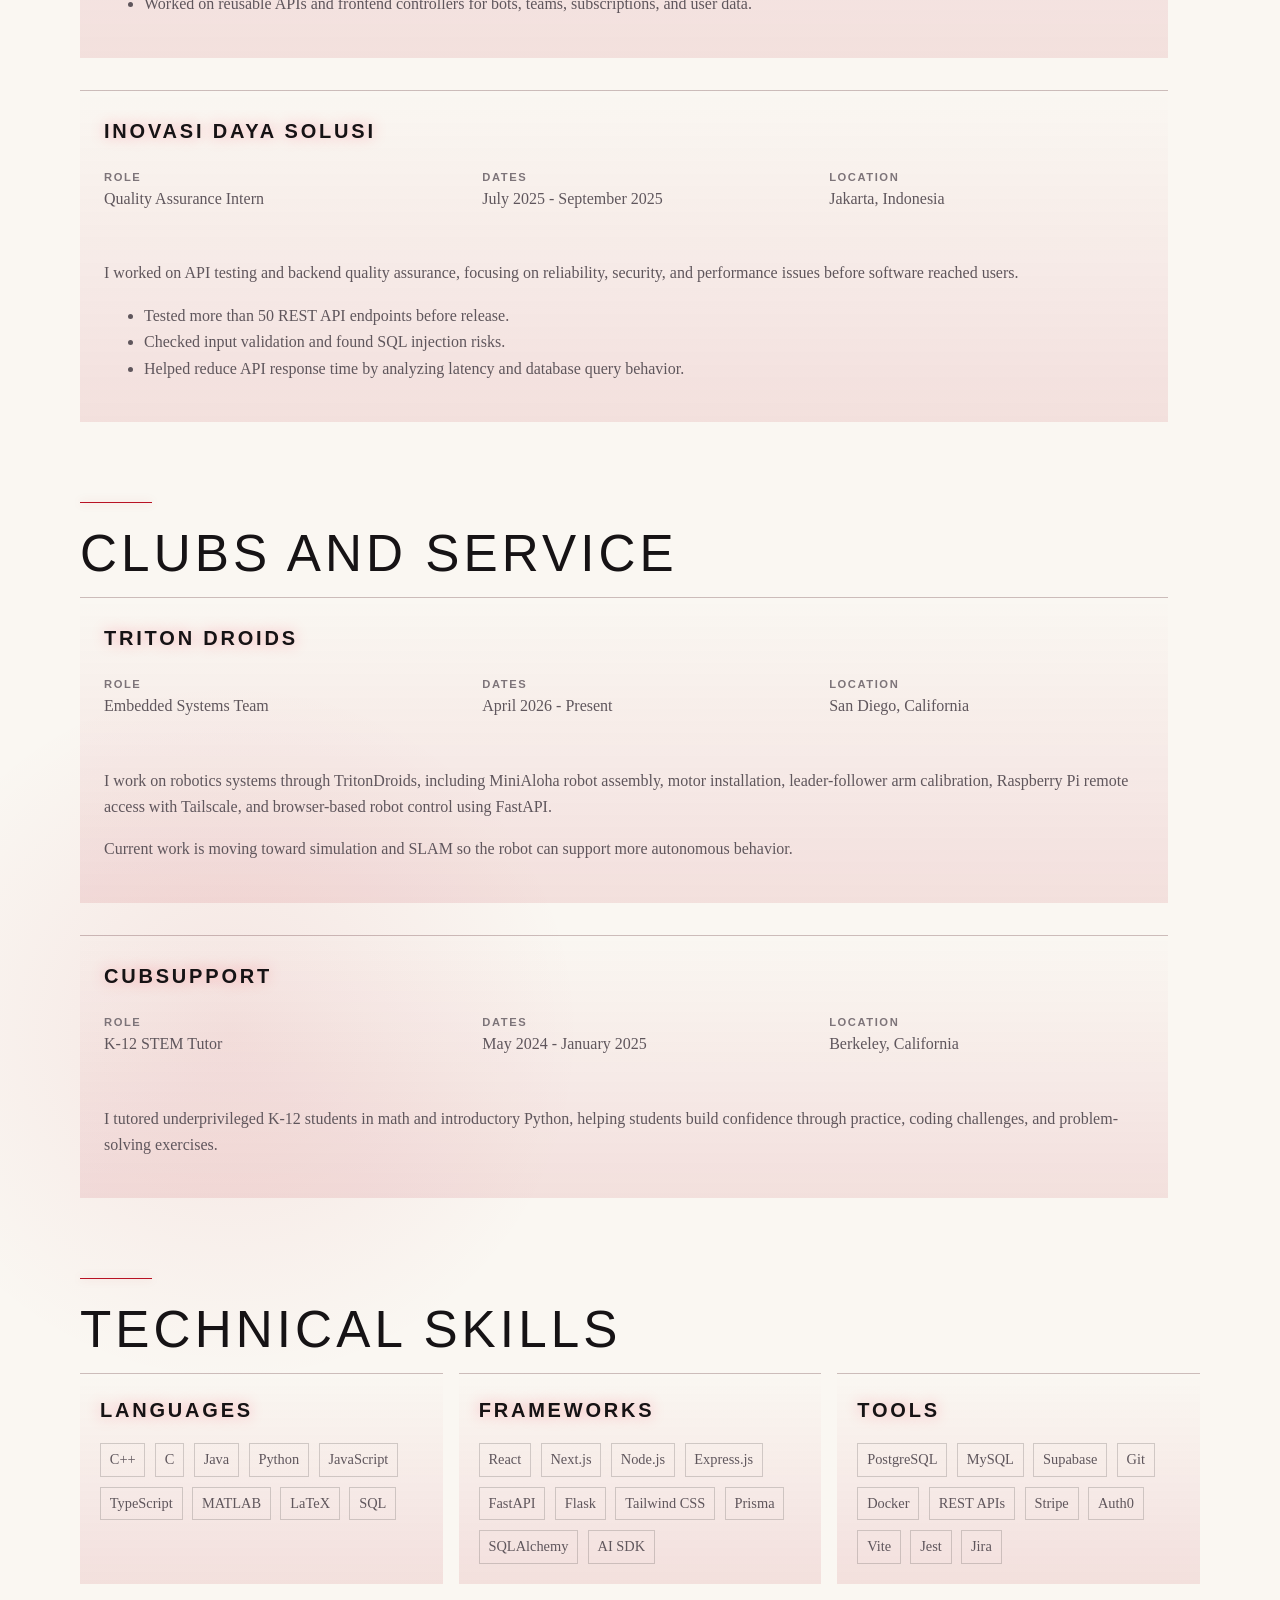
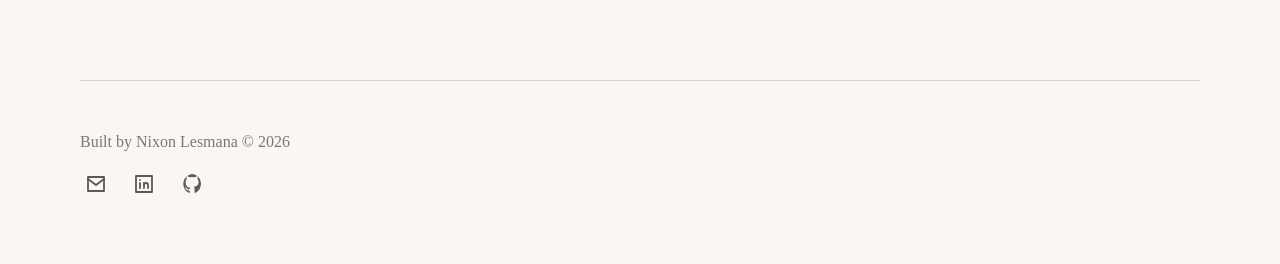
<file: experience.html>
<!DOCTYPE html>
<html lang="en">

<head>
    <meta charset="utf-8">
    <meta name="viewport" content="width=device-width, initial-scale=1">
    <meta name="description" content="Experience and skills for Nixon FM.">
    <title>Nixon FM | Experience</title>
    <link rel="author" href="about.html">
    <link rel="stylesheet" href="styles/starboy.css">
    <link rel="icon" href="images/favicon.svg" type="image/svg+xml">
    <script src="scripts/starboy.js" defer></script>
</head>

<body>
    <header>
        <h1>Nixon FM</h1>
        <p><strong>My engineering projects, organized like a music library.</strong></p>

        <aside class="theme-control" aria-label="Theme selection">
            <p>Theme</p>

            <div class="theme-picker">
                <button type="button" data-theme-option="light">Light</button>
                <button type="button" data-theme-option="dark">Dark</button>
                <button type="button" data-theme-option="system">System</button>
            </div>
        </aside>

        <nav aria-label="Main navigation">
            <ul>
                <li><a href="index.html">Home</a></li>
                <li><a href="about.html">About</a></li>
                <li><a href="projects.html">Projects</a></li>
                <li><a href="experience.html" aria-current="page">Experience</a></li>
                <li>
                    <a href="media/NixonLesmana-Resume2026.pdf" target="_blank" rel="noopener noreferrer">
                        Resume
                    </a>
                </li>
                <li><a href="contact.html">Contact</a></li>
            </ul>
        </nav>
    </header>

    <main>
        <section id="experience-overview">
            <h2>Experience</h2>

            <p>
                A closer look at my internships, club work, service, and technical skills.
                My experience sits across full-stack development, AI automation, API testing, robotics systems,
                and technical communication.
            </p>
        </section>

        <section id="education">
            <h2>Education</h2>

            <article class="experience-card">
                <h3>University of California, San Diego</h3>

                <dl class="experience-meta">
                    <div>
                        <dt>Degree</dt>
                        <dd>B.S. Computer Engineering</dd>
                    </div>

                    <div>
                        <dt>Expected Graduation</dt>
                        <dd>June 2027</dd>
                    </div>

                    <div>
                        <dt>Location</dt>
                        <dd>La Jolla, California</dd>
                    </div>
                </dl>

                <p>
                    Relevant coursework includes Computer Vision, Machine Learning, Advanced Data Structures,
                    Algorithms, ARM Assembly, Object-Oriented Programming, Signals and Systems, Linear Algebra,
                    Engineering Probability and Statistics, and Discrete Mathematics.
                </p>
            </article>
        </section>

        <section id="professional-experience">
            <h2>Professional Experience</h2>

            <article class="experience-card">
                <h3>AutomatiqGPT</h3>

                <dl class="experience-meta">
                    <div>
                        <dt>Role</dt>
                        <dd>Full Stack Engineer Intern</dd>
                    </div>

                    <div>
                        <dt>Dates</dt>
                        <dd>April 2026 - Present</dd>
                    </div>

                    <div>
                        <dt>Location</dt>
                        <dd>San Diego, California</dd>
                    </div>
                </dl>

                <p>
                    I work on full-stack features for an AI automation platform, connecting user-facing
                    React interfaces with backend APIs, guided input flows, bot routing, and saved workflow runs.
                </p>

                <ul>
                    <li>Built parts of the agentic workflow layer across frontend and backend code.</li>
                    <li>Connected guided user inputs with prompt generation, bot execution, and saved runs.</li>
                    <li>Worked on reusable APIs and frontend controllers for bots, teams, subscriptions, and user data.
                    </li>
                </ul>
            </article>

            <article class="experience-card">
                <h3>Inovasi Daya Solusi</h3>

                <dl class="experience-meta">
                    <div>
                        <dt>Role</dt>
                        <dd>Quality Assurance Intern</dd>
                    </div>

                    <div>
                        <dt>Dates</dt>
                        <dd>July 2025 - September 2025</dd>
                    </div>

                    <div>
                        <dt>Location</dt>
                        <dd>Jakarta, Indonesia</dd>
                    </div>
                </dl>

                <p>
                    I worked on API testing and backend quality assurance, focusing on reliability,
                    security, and performance issues before software reached users.
                </p>

                <ul>
                    <li>Tested more than 50 REST API endpoints before release.</li>
                    <li>Checked input validation and found SQL injection risks.</li>
                    <li>Helped reduce API response time by analyzing latency and database query behavior.</li>
                </ul>
            </article>
        </section>

        <section id="clubs-and-service">
            <h2>Clubs and Service</h2>

            <article class="experience-card">
                <h3>Triton Droids</h3>

                <dl class="experience-meta">
                    <div>
                        <dt>Role</dt>
                        <dd>Embedded Systems Team</dd>
                    </div>

                    <div>
                        <dt>Dates</dt>
                        <dd>April 2026 - Present</dd>
                    </div>

                    <div>
                        <dt>Location</dt>
                        <dd>San Diego, California</dd>
                    </div>
                </dl>

                <p>
                    I work on robotics systems through TritonDroids, including MiniAloha robot assembly,
                    motor installation, leader-follower arm calibration, Raspberry Pi remote access with Tailscale,
                    and browser-based robot control using FastAPI.
                </p>

                <p>
                    Current work is moving toward simulation and SLAM so the robot can support more autonomous behavior.
                </p>
            </article>

            <article class="experience-card">
                <h3>CubSupport</h3>

                <dl class="experience-meta">
                    <div>
                        <dt>Role</dt>
                        <dd>K-12 STEM Tutor</dd>
                    </div>

                    <div>
                        <dt>Dates</dt>
                        <dd>May 2024 - January 2025</dd>
                    </div>

                    <div>
                        <dt>Location</dt>
                        <dd>Berkeley, California</dd>
                    </div>
                </dl>

                <p>
                    I tutored underprivileged K-12 students in math and introductory Python, helping students
                    build confidence through practice, coding challenges, and problem-solving exercises.
                </p>
            </article>
        </section>

        <section id="skills">
            <h2>Technical Skills</h2>

            <div class="skill-grid">
                <article>
                    <h3>Languages</h3>
                    <ul>
                        <li>C++</li>
                        <li>C</li>
                        <li>Java</li>
                        <li>Python</li>
                        <li>JavaScript</li>
                        <li>TypeScript</li>
                        <li>MATLAB</li>
                        <li>LaTeX</li>
                        <li>SQL</li>
                    </ul>
                </article>

                <article>
                    <h3>Frameworks</h3>
                    <ul>
                        <li>React</li>
                        <li>Next.js</li>
                        <li>Node.js</li>
                        <li>Express.js</li>
                        <li>FastAPI</li>
                        <li>Flask</li>
                        <li>Tailwind CSS</li>
                        <li>Prisma</li>
                        <li>SQLAlchemy</li>
                        <li>AI SDK</li>
                    </ul>
                </article>

                <article>
                    <h3>Tools</h3>
                    <ul>
                        <li>PostgreSQL</li>
                        <li>MySQL</li>
                        <li>Supabase</li>
                        <li>Git</li>
                        <li>Docker</li>
                        <li>REST APIs</li>
                        <li>Stripe</li>
                        <li>Auth0</li>
                        <li>Vite</li>
                        <li>Jest</li>
                        <li>Jira</li>
                    </ul>
                </article>
            </div>
        </section>
    </main>

    <footer>
        <p>Built by Nixon Lesmana © 2026</p>

        <div class="social-links" aria-label="Social links">
            <a href="mailto:nlesmana@ucsd.edu" aria-label="Email">
                <svg aria-hidden="true" viewBox="0 0 24 24">
                    <path d="M4 5h16v14H4z"></path>
                    <path d="m4 7 8 6 8-6"></path>
                </svg>
            </a>

            <a href="https://www.linkedin.com/in/nixon-lesmana/" aria-label="LinkedIn">
                <svg aria-hidden="true" viewBox="0 0 24 24">
                    <path d="M4 4h16v16H4z"></path>
                    <path d="M8 11v5"></path>
                    <path d="M8 8v.01"></path>
                    <path d="M12 16v-5"></path>
                    <path d="M12 13a2 2 0 0 1 4 0v3"></path>
                </svg>
            </a>

            <a href="https://github.com/NixonLesmana" aria-label="GitHub">
                <svg aria-hidden="true" viewBox="0 0 24 24">
                    <path
                        d="M12 2a10 10 0 0 0-3 19c.5.1.7-.2.7-.5v-2c-2.9.6-3.5-1.2-3.5-1.2-.5-1.1-1.1-1.4-1.1-1.4-.9-.6.1-.6.1-.6 1 0 1.5 1 1.5 1 .9 1.5 2.4 1.1 3 .8.1-.7.4-1.1.7-1.4-2.3-.3-4.7-1.1-4.7-5A3.9 3.9 0 0 1 6.7 7c-.1-.3-.4-1.3.1-2.7 0 0 .9-.3 2.8 1a9.7 9.7 0 0 1 5 0c1.9-1.3 2.8-1 2.8-1 .5 1.4.2 2.4.1 2.7a3.9 3.9 0 0 1 1.1 2.7c0 3.9-2.4 4.7-4.7 5 .4.3.7 1 .7 2v3.8c0 .3.2.6.7.5A10 10 0 0 0 12 2z">
                    </path>
                </svg>
            </a>
        </div>
    </footer>
</body>

</html>
</file>
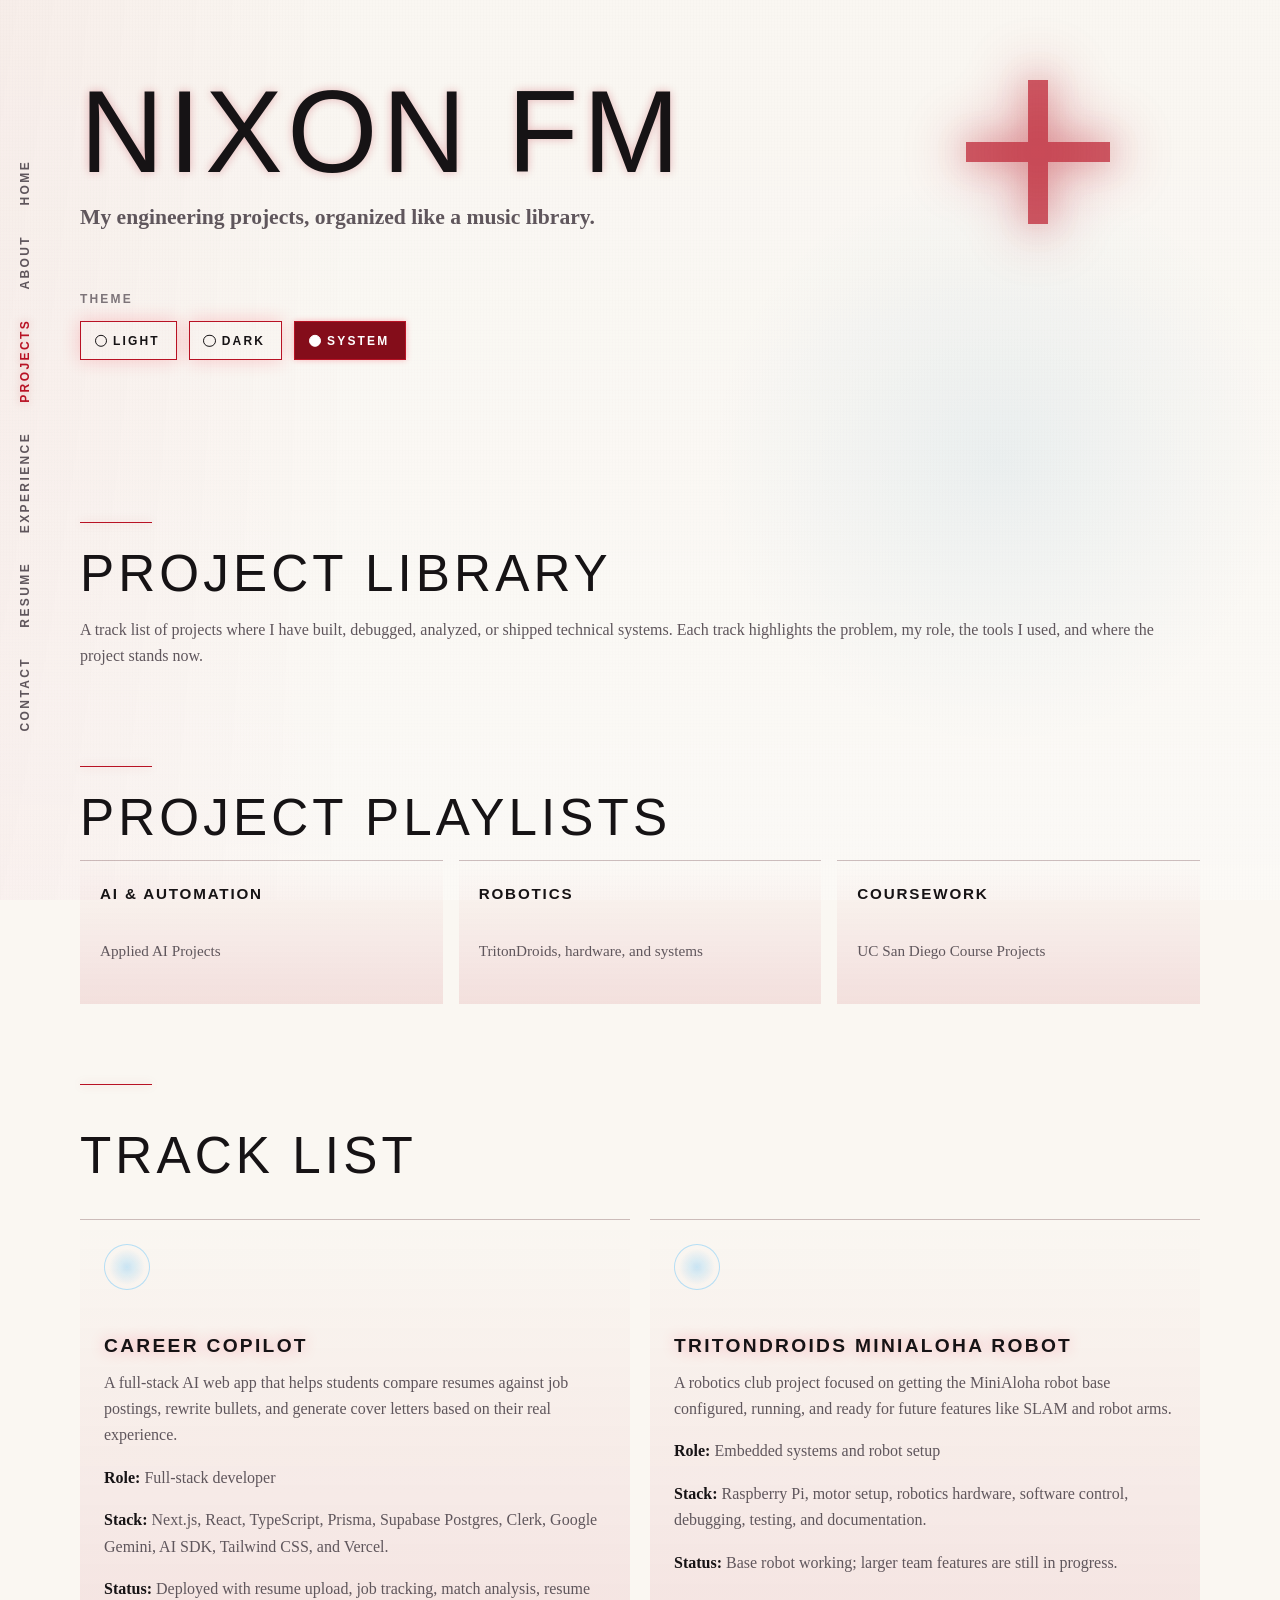
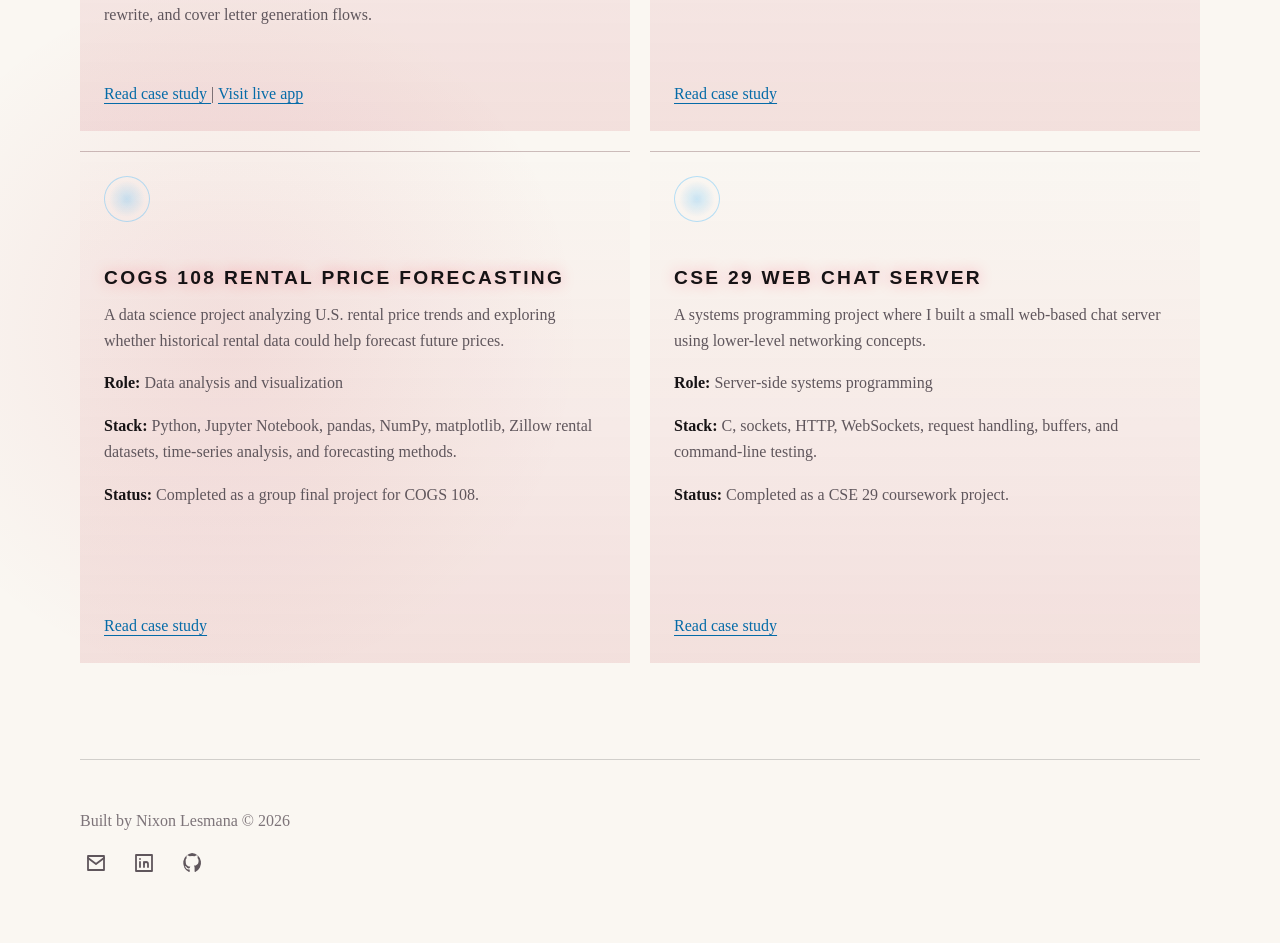
<file: projects.html>
<!DOCTYPE html>
<html lang="en">

<head>
    <meta charset="utf-8">
    <meta name="viewport" content="width=device-width, initial-scale=1">
    <meta name="description" content="Project library for Nixon FM.">
    <title>Nixon FM | Projects</title>
    <link rel="author" href="about.html">
    <link rel="stylesheet" href="styles/starboy.css">
    <link rel="icon" href="images/favicon.svg" type="image/svg+xml">
    <script src="scripts/starboy.js" defer></script>


</head>

<body>
    <header>
        <h1>Nixon FM</h1>
        <p><strong>My engineering projects, organized like a music library.</strong></p>

        <aside class="theme-control" aria-label="Theme selection">
            <p>Theme</p>

            <div class="theme-picker">
                <button type="button" data-theme-option="light">Light</button>
                <button type="button" data-theme-option="dark">Dark</button>
                <button type="button" data-theme-option="system">System</button>
            </div>
        </aside>

        <nav aria-label="Main navigation">
            <ul>
                <li><a href="index.html">Home</a></li>
                <li><a href="about.html">About</a></li>
                <li><a href="projects.html" aria-current="page">Projects</a></li>
                <li><a href="experience.html">Experience</a></li>
                <li>
                    <a href="media/NixonLesmana-Resume2026.pdf" target="_blank" rel="noopener noreferrer">
                        Resume
                    </a>
                </li>
                <li><a href="contact.html">Contact</a></li>
            </ul>
        </nav>
    </header>

    <main>
        <section id="project-library">
            <h2>Project Library</h2>

            <p>
                A track list of projects where I have built, debugged, analyzed, or shipped technical systems.
                Each track highlights the problem, my role, the tools I used, and where the project stands now.
            </p>
        </section>

        <section id="project-playlists">
            <h2>Project Playlists</h2>

            <div class="playlist-links">
                <a href="ai-automation.html">
                    <span>AI & Automation</span>
                    <small>Applied AI Projects</small>
                </a>

                <a href="robotics.html">
                    <span>Robotics</span>
                    <small>TritonDroids, hardware, and systems</small>
                </a>

                <a href="coursework.html">
                    <span>Coursework</span>
                    <small>UC San Diego Course Projects</small>
                </a>
            </div>
        </section>

        <section id="playlists">
            <h2>Track List</h2>

            <project-track>
                <article>
                    <h3>Career Copilot</h3>

                    <p>
                        A full-stack AI web app that helps students compare resumes against job postings,
                        rewrite bullets, and generate cover letters based on their real experience.
                    </p>

                    <p>
                        <strong>Role:</strong> Full-stack developer
                    </p>

                    <p>
                        <strong>Stack:</strong> Next.js, React, TypeScript, Prisma, Supabase Postgres,
                        Clerk, Google Gemini, AI SDK, Tailwind CSS, and Vercel.
                    </p>

                    <p>
                        <strong>Status:</strong> Deployed with resume upload, job tracking, match analysis,
                        resume rewrite, and cover letter generation flows.
                    </p>

                    <p>
                        <a href="ai-automation.html">
                            Read case study
                        </a> |
                        <a href="https://career-copilot-main.vercel.app" target="_blank" rel="noopener noreferrer">
                            Visit live app
                        </a>
                    </p>
                </article>
            </project-track>

            <project-track>
                <article>
                    <h3>TritonDroids MiniAloha Robot</h3>

                    <p>
                        A robotics club project focused on getting the MiniAloha robot base configured,
                        running, and ready for future features like SLAM and robot arms.
                    </p>

                    <p>
                        <strong>Role:</strong> Embedded systems and robot setup
                    </p>

                    <p>
                        <strong>Stack:</strong> Raspberry Pi, motor setup, robotics hardware,
                        software control, debugging, testing, and documentation.
                    </p>

                    <p>
                        <strong>Status:</strong> Base robot working; larger team features are still in progress.
                    </p>

                    <p>
                        <a href="robotics.html">Read case study</a>
                    </p>
                </article>
            </project-track>

            <project-track>
                <article>
                    <h3>COGS 108 Rental Price Forecasting</h3>

                    <p>
                        A data science project analyzing U.S. rental price trends and exploring whether
                        historical rental data could help forecast future prices.
                    </p>

                    <p>
                        <strong>Role:</strong> Data analysis and visualization
                    </p>

                    <p>
                        <strong>Stack:</strong> Python, Jupyter Notebook, pandas, NumPy, matplotlib,
                        Zillow rental datasets, time-series analysis, and forecasting methods.
                    </p>

                    <p>
                        <strong>Status:</strong> Completed as a group final project for COGS 108.
                    </p>

                    <p>
                        <a href="coursework.html">Read case study</a>
                    </p>
                </article>
            </project-track>

            <project-track>
                <article>
                    <h3>CSE 29 Web Chat Server</h3>

                    <p>
                        A systems programming project where I built a small web-based chat server using
                        lower-level networking concepts.
                    </p>

                    <p>
                        <strong>Role:</strong> Server-side systems programming
                    </p>

                    <p>
                        <strong>Stack:</strong> C, sockets, HTTP, WebSockets, request handling,
                        buffers, and command-line testing.
                    </p>

                    <p>
                        <strong>Status:</strong> Completed as a CSE 29 coursework project.
                    </p>

                    <p>
                        <a href="coursework.html">Read case study</a>
                    </p>
                </article>
            </project-track>
        </section>
    </main>

    <footer>
        <p>Built by Nixon Lesmana © 2026</p>

        <div class="social-links" aria-label="Social links">
            <a href="mailto:nlesmana@ucsd.edu" aria-label="Email">
                <svg aria-hidden="true" viewBox="0 0 24 24">
                    <path d="M4 5h16v14H4z"></path>
                    <path d="m4 7 8 6 8-6"></path>
                </svg>
            </a>

            <a href="https://www.linkedin.com/in/nixon-lesmana/" aria-label="LinkedIn">
                <svg aria-hidden="true" viewBox="0 0 24 24">
                    <path d="M4 4h16v16H4z"></path>
                    <path d="M8 11v5"></path>
                    <path d="M8 8v.01"></path>
                    <path d="M12 16v-5"></path>
                    <path d="M12 13a2 2 0 0 1 4 0v3"></path>
                </svg>
            </a>

            <a href="https://github.com/NixonLesmana" aria-label="GitHub">
                <svg aria-hidden="true" viewBox="0 0 24 24">
                    <path
                        d="M12 2a10 10 0 0 0-3 19c.5.1.7-.2.7-.5v-2c-2.9.6-3.5-1.2-3.5-1.2-.5-1.1-1.1-1.4-1.1-1.4-.9-.6.1-.6.1-.6 1 0 1.5 1 1.5 1 .9 1.5 2.4 1.1 3 .8.1-.7.4-1.1.7-1.4-2.3-.3-4.7-1.1-4.7-5A3.9 3.9 0 0 1 6.7 7c-.1-.3-.4-1.3.1-2.7 0 0 .9-.3 2.8 1a9.7 9.7 0 0 1 5 0c1.9-1.3 2.8-1 2.8-1 .5 1.4.2 2.4.1 2.7a3.9 3.9 0 0 1 1.1 2.7c0 3.9-2.4 4.7-4.7 5 .4.3.7 1 .7 2v3.8c0 .3.2.6.7.5A10 10 0 0 0 12 2z">
                    </path>
                </svg>
            </a>
        </div>
    </footer>
</body>

</html>
</file>
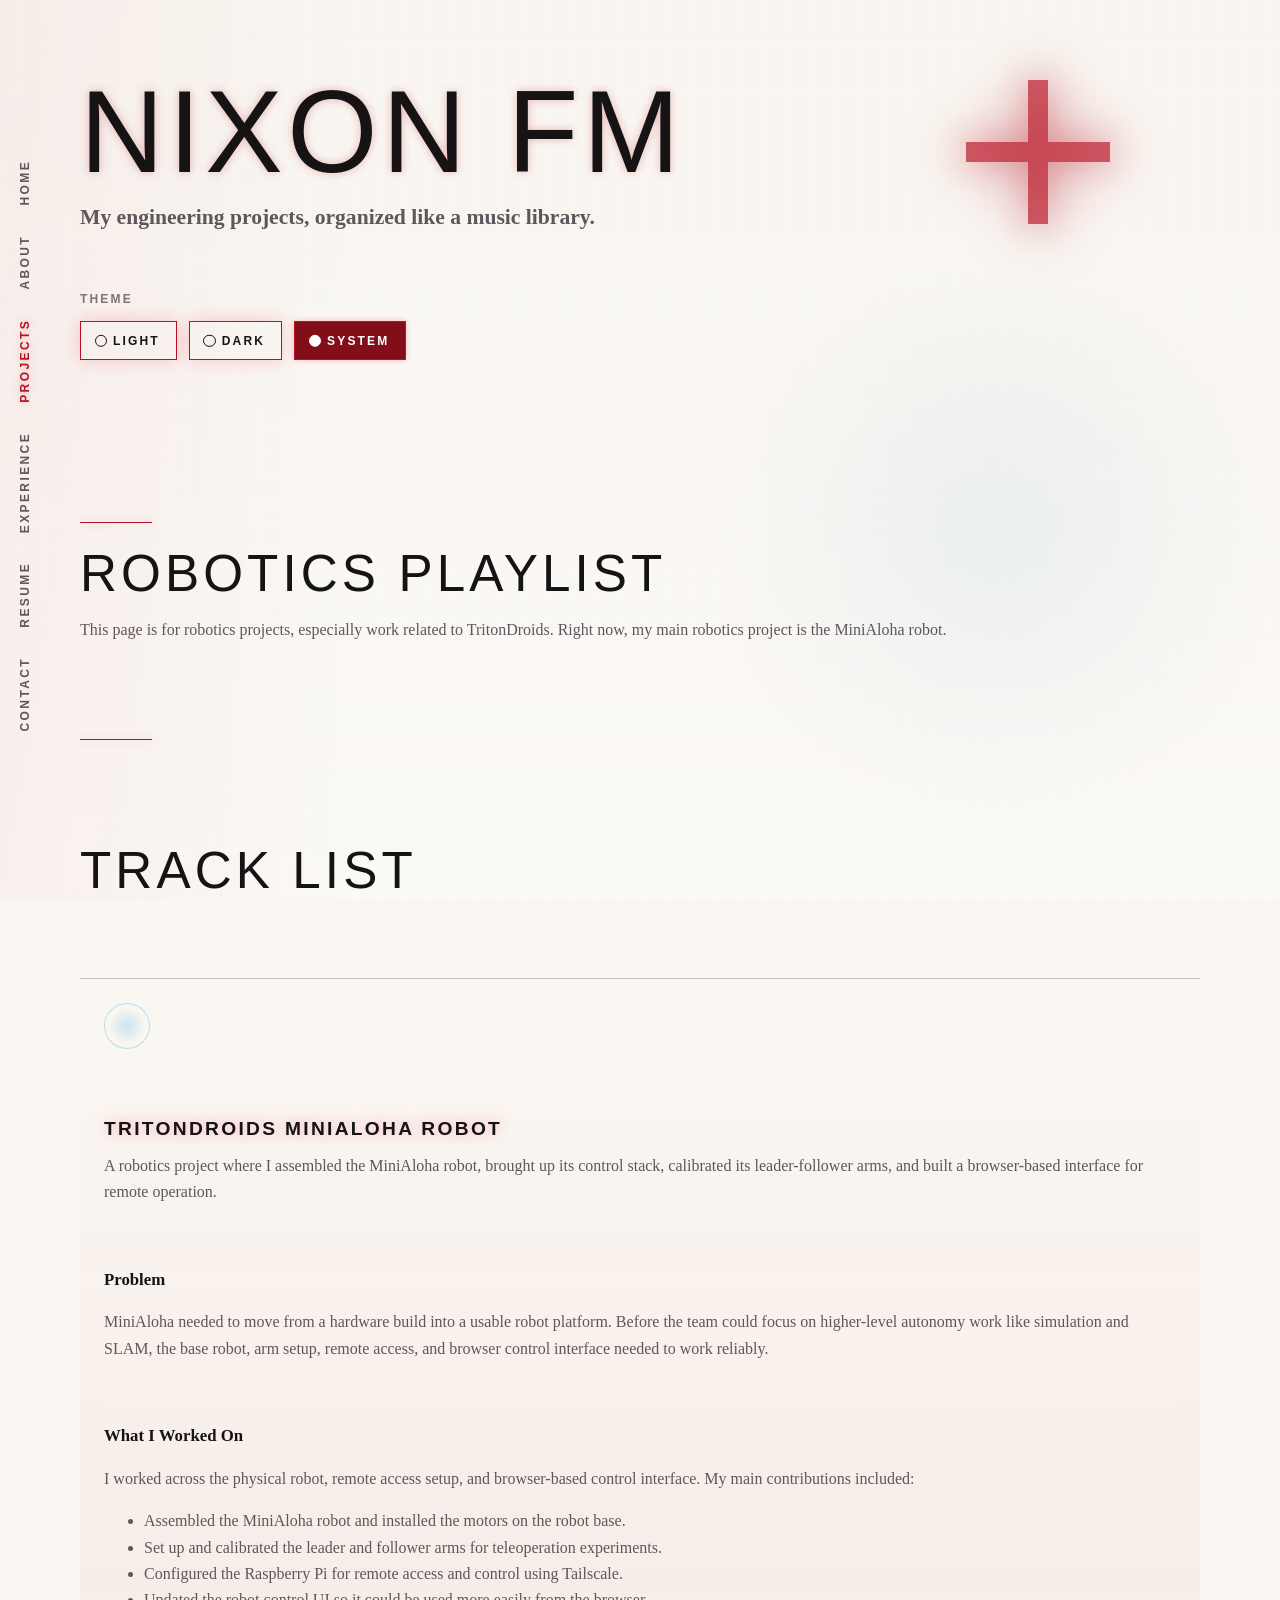
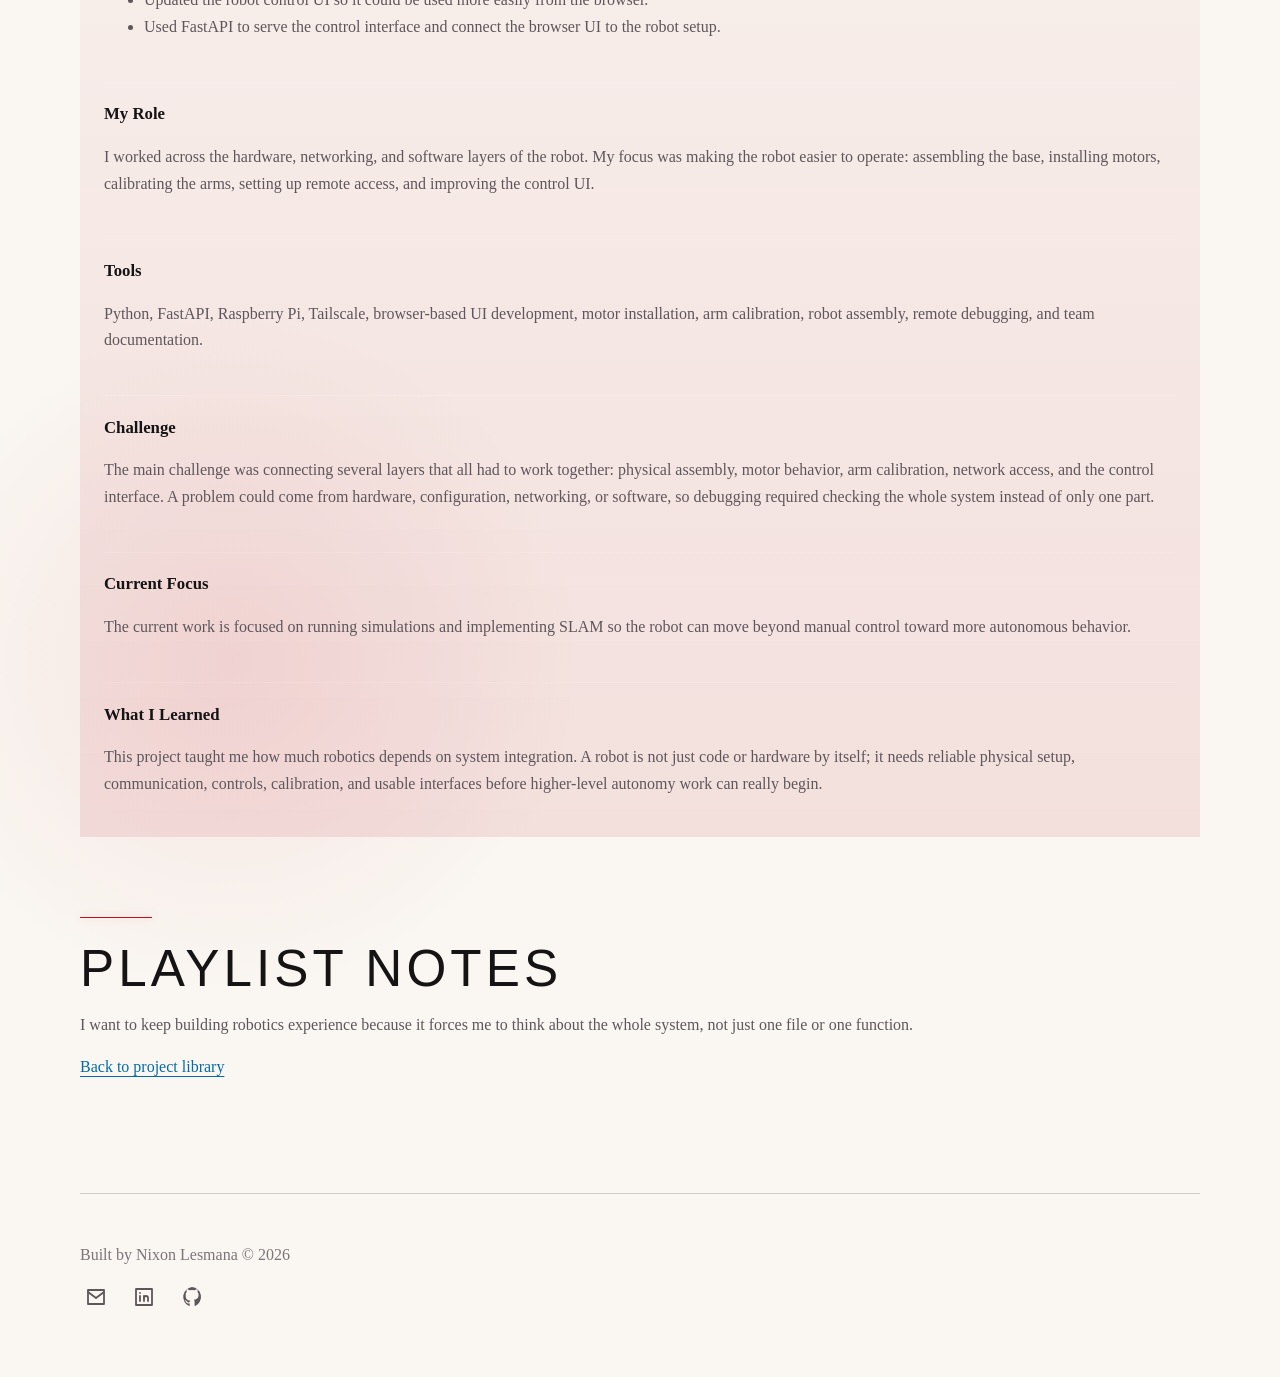
<file: robotics.html>
<!DOCTYPE html>
<html lang="en">

<head>
    <meta charset="utf-8">
    <meta name="viewport" content="width=device-width, initial-scale=1">
    <meta name="description" content="Robotics projects for Nixon FM.">
    <title>Nixon FM | Robotics</title>
    <link rel="author" href="about.html">
    <link rel="stylesheet" href="styles/starboy.css">
    <link rel="icon" href="images/favicon.svg" type="image/svg+xml">
    <script src="scripts/starboy.js" defer></script>
</head>

<body>
    <header>
        <h1>Nixon FM</h1>
        <p><strong>My engineering projects, organized like a music library.</strong></p>

        <aside class="theme-control" aria-label="Theme selection">
            <p>Theme</p>

            <div class="theme-picker">
                <button type="button" data-theme-option="light">Light</button>
                <button type="button" data-theme-option="dark">Dark</button>
                <button type="button" data-theme-option="system">System</button>
            </div>
        </aside>

        <nav aria-label="Main navigation">
            <ul>
                <li><a href="index.html">Home</a></li>
                <li><a href="about.html">About</a></li>
                <li><a href="projects.html" aria-current="page">Projects</a></li>
                <li><a href="experience.html">Experience</a></li>
                <li>
                    <a href="media/NixonLesmana-Resume2026.pdf" target="_blank" rel="noopener noreferrer">
                        Resume
                    </a>
                </li>
                <li><a href="contact.html">Contact</a></li>
            </ul>
        </nav>
    </header>

    <main>
        <section id="robotics-playlist">
            <h2>Robotics Playlist</h2>

            <p>
                This page is for robotics projects, especially work related to TritonDroids.
                Right now, my main robotics project is the MiniAloha robot.
            </p>
        </section>

        <section id="robotics-tracks">
            <h2>Track List</h2>

            <project-track>
                <article>
                    <h3>TritonDroids MiniAloha Robot</h3>

                    <p class="track-summary">
                        A robotics project where I assembled the MiniAloha robot, brought up its control stack,
                        calibrated its leader-follower arms, and built a browser-based interface for remote operation.
                    </p>

                    <section class="track-detail">
                        <h4>Problem</h4>
                        <p>
                            MiniAloha needed to move from a hardware build into a usable robot platform.
                            Before the team could focus on higher-level autonomy work like simulation and SLAM,
                            the base robot, arm setup, remote access, and browser control interface needed to work
                            reliably.
                        </p>
                    </section>

                    <section class="track-detail">
                        <h4>What I Worked On</h4>

                        <p>
                            I worked across the physical robot, remote access setup, and browser-based control
                            interface.
                            My main contributions included:
                        </p>

                        <ul>
                            <li>Assembled the MiniAloha robot and installed the motors on the robot base.</li>
                            <li>Set up and calibrated the leader and follower arms for teleoperation experiments.</li>
                            <li>Configured the Raspberry Pi for remote access and control using Tailscale.</li>
                            <li>Updated the robot control UI so it could be used more easily from the browser.</li>
                            <li>Used FastAPI to serve the control interface and connect the browser UI to the robot
                                setup.</li>
                        </ul>
                    </section>

                    <section class="track-detail">
                        <h4>My Role</h4>
                        <p>
                            I worked across the hardware, networking, and software layers of the robot.
                            My focus was making the robot easier to operate: assembling the base, installing motors,
                            calibrating the arms, setting up remote access, and improving the control UI.
                        </p>
                    </section>

                    <section class="track-detail">
                        <h4>Tools</h4>
                        <p>
                            Python, FastAPI, Raspberry Pi, Tailscale, browser-based UI development, motor installation,
                            arm calibration, robot assembly, remote debugging, and team documentation.
                        </p>
                    </section>

                    <section class="track-detail">
                        <h4>Challenge</h4>
                        <p>
                            The main challenge was connecting several layers that all had to work together:
                            physical assembly, motor behavior, arm calibration, network access, and the control
                            interface.
                            A problem could come from hardware, configuration, networking, or software, so debugging
                            required checking the whole system instead of only one part.
                        </p>
                    </section>

                    <section class="track-detail">
                        <h4>Current Focus</h4>
                        <p>
                            The current work is focused on running simulations and implementing SLAM so the robot
                            can move beyond manual control toward more autonomous behavior.
                        </p>
                    </section>

                    <section class="track-detail">
                        <h4>What I Learned</h4>
                        <p>
                            This project taught me how much robotics depends on system integration.
                            A robot is not just code or hardware by itself; it needs reliable physical setup,
                            communication, controls, calibration, and usable interfaces before higher-level autonomy
                            work can really begin.
                        </p>
                    </section>
                </article>
            </project-track>
        </section>

        <section id="robotics-notes">
            <h2>Playlist Notes</h2>

            <p>
                I want to keep building robotics experience because it forces me to think about the
                whole system, not just one file or one function.
            </p>

            <p>
                <a href="projects.html">Back to project library</a>
            </p>
        </section>
    </main>

    <footer>
        <p>Built by Nixon Lesmana © 2026</p>

        <div class="social-links" aria-label="Social links">
            <a href="mailto:nlesmana@ucsd.edu" aria-label="Email">
                <svg aria-hidden="true" viewBox="0 0 24 24">
                    <path d="M4 5h16v14H4z"></path>
                    <path d="m4 7 8 6 8-6"></path>
                </svg>
            </a>

            <a href="https://www.linkedin.com/in/nixon-lesmana/" aria-label="LinkedIn">
                <svg aria-hidden="true" viewBox="0 0 24 24">
                    <path d="M4 4h16v16H4z"></path>
                    <path d="M8 11v5"></path>
                    <path d="M8 8v.01"></path>
                    <path d="M12 16v-5"></path>
                    <path d="M12 13a2 2 0 0 1 4 0v3"></path>
                </svg>
            </a>

            <a href="https://github.com/NixonLesmana" aria-label="GitHub">
                <svg aria-hidden="true" viewBox="0 0 24 24">
                    <path
                        d="M12 2a10 10 0 0 0-3 19c.5.1.7-.2.7-.5v-2c-2.9.6-3.5-1.2-3.5-1.2-.5-1.1-1.1-1.4-1.1-1.4-.9-.6.1-.6.1-.6 1 0 1.5 1 1.5 1 .9 1.5 2.4 1.1 3 .8.1-.7.4-1.1.7-1.4-2.3-.3-4.7-1.1-4.7-5A3.9 3.9 0 0 1 6.7 7c-.1-.3-.4-1.3.1-2.7 0 0 .9-.3 2.8 1a9.7 9.7 0 0 1 5 0c1.9-1.3 2.8-1 2.8-1 .5 1.4.2 2.4.1 2.7a3.9 3.9 0 0 1 1.1 2.7c0 3.9-2.4 4.7-4.7 5 .4.3.7 1 .7 2v3.8c0 .3.2.6.7.5A10 10 0 0 0 12 2z">
                    </path>
                </svg>
            </a>
        </div>
    </footer>
</body>

</html>
</file>
<file: styles/starboy.css>
:root {
    color-scheme: light dark;
    --bg: #030304;
    --ink: #f4f0f2;
    --muted: #aaa0a6;
    --dim: #625a60;
    --red: #ff2338;
    --blue: #18a8ff;
    --line: rgba(255, 255, 255, 0.16);
    --red-glow: 0 0 12px rgba(255, 35, 56, 0.9), 0 0 36px rgba(255, 35, 56, 0.45);
    --blue-glow: 0 0 18px rgba(24, 168, 255, 0.8), 0 0 42px rgba(24, 168, 255, 0.35);
    --bg-blue-haze: rgba(24, 168, 255, 0.13);
    --bg-red-haze: rgba(255, 35, 56, 0.15);
    --grain-line-a: rgba(255, 255, 255, 0.04);
    --grain-line-b: rgba(255, 255, 255, 0.03);
    --side-wash: rgba(255, 35, 56, 0.08);
    --bottom-wash: rgba(0, 0, 0, 0.82);
    --max: 1120px;
}

:root[data-theme="light"] {
    color-scheme: light;
    --bg: #faf7f2;
    --ink: #161315;
    --muted: #5f565c;
    --dim: #7d7479;
    --red: #b81224;
    --blue: #056ba8;
    --line: rgba(0, 0, 0, 0.16);
    --red-glow: 0 0 10px rgba(184, 18, 36, 0.28);
    --blue-glow: 0 0 12px rgba(5, 107, 168, 0.24);
    --bg-blue-haze: rgba(5, 107, 168, 0.08);
    --bg-red-haze: rgba(184, 18, 36, 0.08);
    --grain-line-a: rgba(0, 0, 0, 0.035);
    --grain-line-b: rgba(0, 0, 0, 0.025);
    --side-wash: rgba(184, 18, 36, 0.04);
    --bottom-wash: rgba(255, 255, 255, 0.35);
}

:root[data-theme="dark"] {
    color-scheme: dark;
}

:root[data-theme="light"] header::before {
    opacity: 0.5;
    filter: blur(28px);
}

:root[data-theme="light"] header::after {
    opacity: 0.68;
    filter: drop-shadow(0 0 16px rgba(184, 18, 36, 0.42));
}

:root[data-theme="light"] project-track article,
:root[data-theme="light"] .experience-card,
:root[data-theme="light"] .profile-player,
:root[data-theme="light"] .playlist-links a,
:root[data-theme="light"] .skill-grid article {
    border-top-color: var(--line);
    background:
        linear-gradient(180deg, transparent, rgba(184, 18, 36, 0.1)),
        rgba(255, 255, 255, 0.025);
}

* {
    box-sizing: border-box;
}

body {
    margin: 0;
    min-height: 100vh;
    overflow-x: hidden;
    background:
        radial-gradient(circle at 78% 18%, var(--bg-blue-haze), transparent 18rem),
        radial-gradient(circle at 18% 76%, var(--bg-red-haze), transparent 22rem),
        var(--bg);
    color: var(--ink);
    font-family: Georgia, "Times New Roman", serif;
    line-height: 1.65;
}

/* Film grain / music-video texture */
body::before {
    content: "";
    position: fixed;
    inset: 0;
    z-index: -2;
    pointer-events: none;
    opacity: 0.22;
    background-image:
        linear-gradient(90deg, var(--grain-line-a) 1px, transparent 1px),
        linear-gradient(var(--grain-line-b) 1px, transparent 1px);
    background-size: 3px 3px;
}

body::after {
    content: "";
    position: fixed;
    inset: 0;
    z-index: -1;
    pointer-events: none;
    background:
        linear-gradient(90deg, var(--side-wash), transparent 28%),
        linear-gradient(180deg, transparent, var(--bottom-wash));
}

header,
main,
footer {
    width: min(100% - 2rem, var(--max));
    margin-inline: auto;
}

header {
    position: relative;
    min-height: 58vh;
    display: grid;
    align-content: start;
    padding: 5rem 0 3rem;
}

header::before,
header::after {
    content: "";
    width: 9rem;
    height: 9rem;
    position: absolute;
    top: 5rem;
    right: 8%;
    pointer-events: none;
    background:
        linear-gradient(var(--red), var(--red)) center / 14% 100% no-repeat,
        linear-gradient(var(--red), var(--red)) center / 100% 14% no-repeat;
}

header::before {
    opacity: 0.55;
    filter: blur(24px);
    transform: scale(1.08);
}

header::after {
    opacity: 0.72;
    filter: drop-shadow(0 0 18px rgba(255, 35, 56, 0.85));
}

h1,
h2,
h3,
p {
    margin-top: 0;
}

h1 {
    max-width: 10ch;
    margin-bottom: 1rem;
    font-family: "Helvetica Neue", Helvetica, Arial, sans-serif;
    font-size: clamp(3rem, 10vw, 7.25rem);
    font-weight: 300;
    line-height: 0.9;
    letter-spacing: 0.04em;
    text-transform: uppercase;
    text-shadow: var(--red-glow);
}

header>p {
    max-width: 40rem;
    color: var(--muted);
    font-size: clamp(1rem, 2vw, 1.35rem);
}

nav {
    position: fixed;
    top: 50%;
    left: 1rem;
    z-index: 10;
    transform: translateY(-50%);
}

nav ul {
    display: flex;
    flex-direction: column;
    gap: 1.3rem;
    margin: 0;
    padding: 0.5rem 0;
    list-style: none;
}

nav a {
    display: inline-block;
    color: var(--muted);
    font-family: "Helvetica Neue", Helvetica, Arial, sans-serif;
    font-size: 0.75rem;
    font-weight: 600;
    letter-spacing: 0.2em;
    text-decoration: none;
    text-transform: uppercase;
    writing-mode: vertical-rl;
    transform: rotate(180deg);
}

nav a:hover,
nav a[aria-current="page"] {
    color: var(--red);
    text-shadow: var(--red-glow);
}

main {
    display: grid;
    gap: 5rem;
    padding-bottom: 6rem;
}

section {
    position: relative;
}

section::before {
    content: "";
    display: block;
    width: 4.5rem;
    height: 1px;
    margin-bottom: 1.5rem;
    background: var(--red);
    box-shadow: var(--red-glow);
}

h2 {
    margin-bottom: 1rem;
    font-family: "Helvetica Neue", Helvetica, Arial, sans-serif;
    font-size: clamp(1.75rem, 4vw, 3.25rem);
    font-weight: 300;
    line-height: 1.05;
    letter-spacing: 0.08em;
    text-transform: uppercase;
    color: var(--ink);
}

#intro h2 {
    text-shadow: 0 0 14px rgba(255, 35, 56, 0.45);
}

h3 {
    margin-bottom: 0.5rem;
    font-family: "Helvetica Neue", Helvetica, Arial, sans-serif;
    font-size: 1.2rem;
    font-weight: 300;
    letter-spacing: 0.12em;
    text-transform: uppercase;
}

p,
li {
    color: var(--muted);
}

a {
    color: var(--blue);
    text-decoration-thickness: 1px;
    text-underline-offset: 0.25em;
}

a:hover {
    color: var(--ink);
    text-shadow: var(--blue-glow);
}

#intro {
    min-height: 42vh;
    display: grid;
    align-content: end;
    max-width: 760px;
    margin-left: auto;
}

#profile,
#current-rotation,
#off-the-clock {
    max-width: 68rem;
}

#profile p,
#current-rotation p,
#current-rotation ul,
#off-the-clock p {
    max-width: 68rem;
}

.profile-player {
    position: relative;
    display: grid;
    grid-template-columns: minmax(14rem, 20rem) 1fr;
    gap: 2rem;
    align-items: stretch;
    max-width: 68rem;
    margin: 1.5rem 0 2.5rem;
    padding: 1.5rem;
    border-top: 1px solid var(--line);
    background:
        linear-gradient(180deg, rgba(24, 168, 255, 0.06), rgba(255, 35, 56, 0.08)),
        rgba(255, 255, 255, 0.025);
}

.profile-player::after {
    content: "";
    width: 7rem;
    height: 7rem;
    position: absolute;
    right: 1.25rem;
    bottom: 1.25rem;
    border: 1px solid rgba(24, 168, 255, 0.35);
    border-radius: 50%;
    background:
        radial-gradient(circle, rgba(24, 168, 255, 0.2), transparent 28%),
        radial-gradient(circle, transparent 42%, rgba(255, 35, 56, 0.16) 43%, transparent 46%);
    box-shadow: var(--blue-glow);
    opacity: 0.45;
}

.profile-player picture {
    position: relative;
    z-index: 1;
    display: block;
}

.profile-player img {
    display: block;
    width: 100%;
    aspect-ratio: 1 / 1;
    object-fit: cover;
    border-top: 1px solid var(--line);
}

.profile-player-info {
    position: relative;
    z-index: 1;
    display: grid;
    grid-template-rows: auto auto 1fr;
    min-height: 100%;
}

.eyebrow {
    margin-bottom: 0.5rem;
    color: var(--red);
    font-family: "Helvetica Neue", Helvetica, Arial, sans-serif;
    font-size: 0.85rem;
    font-weight: 700;
    letter-spacing: 0.2em;
    text-transform: uppercase;
}

.profile-player-info h3 {
    margin-bottom: 1rem;
    color: var(--ink);
    text-shadow: 0 0 14px rgba(255, 35, 56, 0.35);
}

.profile-player-info dl {
    display: grid;
    align-content: space-between;
    gap: 0.75rem;
    margin: 0;
}

.profile-player-info div {
    display: grid;
    gap: 0.1rem;
}

.profile-player-info dt {
    color: var(--dim);
    font-family: "Helvetica Neue", Helvetica, Arial, sans-serif;
    font-size: 0.7rem;
    font-weight: 700;
    letter-spacing: 0.14em;
    text-transform: uppercase;
}

.profile-player-info dd {
    margin: 0;
    color: var(--muted);
}

form {
    max-width: 36rem;
}

fieldset {
    border: 1px solid var(--line);
    padding: 1rem;
}

form p {
    margin-bottom: 0.85rem;
}

legend {
    padding: 0 0.5rem;
    color: var(--ink);
    font-family: "Helvetica Neue", Helvetica, Arial, sans-serif;
    letter-spacing: 0.12em;
    text-transform: uppercase;
}

label {
    color: var(--ink);
    font-family: "Helvetica Neue", Helvetica, Arial, sans-serif;
    font-size: 0.8rem;
    letter-spacing: 0.12em;
    text-transform: uppercase;
}

input,
textarea {
    width: 100%;
    margin-top: 0.35rem;
    padding: 0.75rem;
    border: 1px solid var(--line);
    background: rgba(255, 255, 255, 0.04);
    color: var(--ink);
    font: inherit;
}

textarea {
    resize: vertical;
}

button {
    width: fit-content;
    margin-top: 1rem;
    padding: 0.7rem 1rem;
    border: 1px solid var(--red);
    border-radius: 0;
    background: transparent;
    color: var(--ink);
    font-family: "Helvetica Neue", Helvetica, Arial, sans-serif;
    font-size: 0.75rem;
    font-weight: 700;
    letter-spacing: 0.18em;
    text-transform: uppercase;
    cursor: pointer;
    box-shadow: 0 0 18px rgba(255, 35, 56, 0.22);
}

button:hover {
    background: rgba(255, 35, 56, 0.12);
    text-shadow: var(--red-glow);
}

.theme-control {
    margin-top: 2rem;
}

.theme-control p {
    margin-bottom: 0.75rem;
    color: var(--dim);
    font-family: "Helvetica Neue", Helvetica, Arial, sans-serif;
    font-size: 0.75rem;
    font-weight: 700;
    letter-spacing: 0.18em;
    text-transform: uppercase;
}

.theme-picker {
    display: flex;
    flex-wrap: wrap;
    gap: 0.75rem;
}

.theme-picker button {
    position: relative;
    padding-left: 2rem;
}

.theme-picker button::before {
    content: "";
    width: 0.65rem;
    height: 0.65rem;
    position: absolute;
    left: 0.85rem;
    top: 50%;
    transform: translateY(-50%);
    border: 1px solid currentColor;
    border-radius: 50%;
}

.theme-picker button[aria-pressed="true"] {
    background: color-mix(in srgb, var(--red) 72%, black);
    color: white;
    box-shadow: 0 0 6px rgba(255, 35, 56, 0.28);
    text-shadow: none;
}

.theme-picker button[aria-pressed="true"]::before {
    background: currentColor;
}

.home-controls {
    display: flex;
    flex-wrap: wrap;
    align-items: flex-start;
    gap: 2rem;
    max-width: 64rem;
    margin-top: 2rem;
}

.home-controls .theme-control {
    margin-top: 0;
}

.stage-control {
    padding-left: 2rem;
    border-left: 1px solid var(--line);
}

.stage-control p {
    margin-bottom: 0.75rem;
    color: var(--dim);
    font-family: "Helvetica Neue", Helvetica, Arial, sans-serif;
    font-size: 0.75rem;
    font-weight: 700;
    letter-spacing: 0.18em;
    text-transform: uppercase;
}

.theme-picker button,
#stage-light-toggle {
    margin-top: 0;
}

body.stage-lights-on {
    background:
        radial-gradient(circle at 70% 20%, rgba(24, 168, 255, 0.24), transparent 20rem),
        radial-gradient(circle at 24% 72%, rgba(255, 35, 56, 0.28), transparent 24rem),
        radial-gradient(circle at 50% 45%, rgba(255, 255, 255, 0.08), transparent 18rem),
        var(--bg);
}

body.stage-lights-on header::after {
    opacity: 1;
    filter:
        drop-shadow(0 0 18px rgba(255, 35, 56, 0.95)) drop-shadow(0 0 42px rgba(255, 35, 56, 0.7));
}

body.stage-lights-on h1,
body.stage-lights-on #intro h2 {
    text-shadow:
        0 0 12px rgba(255, 255, 255, 0.85),
        0 0 28px rgba(255, 35, 56, 0.85),
        0 0 58px rgba(24, 168, 255, 0.35);
}

#featured {
    display: grid;
    grid-template-columns: repeat(3, minmax(0, 1fr));
    gap: 1rem;
}

#featured h2 {
    grid-column: 1 / -1;
}

#playlists {
    display: grid;
    grid-template-columns: repeat(2, minmax(0, 1fr));
    gap: 1.25rem;
    align-items: stretch;
}

#playlists h2 {
    grid-column: 1 / -1;
}

#playlists project-track {
    height: 100%;
}

#playlists project-track article {
    min-height: 32rem;
    height: 100%;
    display: flex;
    flex-direction: column;
}

#playlists project-track article::before {
    flex: 0 0 auto;
    margin-bottom: 2.5rem;
}

#playlists project-track p:last-child {
    margin-top: auto;
    margin-bottom: 0;
}

.playlist-links {
    display: grid;
    grid-template-columns: repeat(3, minmax(0, 1fr));
    gap: 1rem;
}

.playlist-links a {
    display: grid;
    gap: 0.7rem;
    min-height: 9rem;
    padding: 1.25rem;
    border-top: 1px solid var(--line);
    background:
        linear-gradient(180deg, rgba(24, 168, 255, 0.06), rgba(255, 35, 56, 0.08)),
        rgba(255, 255, 255, 0.025);
    text-decoration: none;
    transition: border-color 180ms ease, background-color 180ms ease, transform 180ms ease;
}

.playlist-links a:hover {
    transform: translateY(-0.25rem);
    border-color: var(--blue);
    background-color: rgba(24, 168, 255, 0.045);
}

.playlist-links span {
    color: var(--ink);
    font-family: "Helvetica Neue", Helvetica, Arial, sans-serif;
    font-size: 0.95rem;
    font-weight: 700;
    letter-spacing: 0.12em;
    text-transform: uppercase;
}

.playlist-links small {
    color: var(--muted);
    font-family: Georgia, "Times New Roman", serif;
    font-size: 0.95rem;
    line-height: 1.55;
}

.experience-card {
    max-width: 68rem;
    margin-top: 2rem;
    padding: 1.5rem;
    border-top: 1px solid var(--line);
    background:
        linear-gradient(180deg, rgba(24, 168, 255, 0.04), rgba(255, 35, 56, 0.07)),
        rgba(255, 255, 255, 0.025);
}

.experience-card:first-of-type {
    margin-top: 0;
}

.experience-card h3,
.skill-grid h3 {
    color: var(--ink);
    font-size: 1.25rem;
    font-weight: 600;
    letter-spacing: 0.14em;
    text-shadow: 0 0 14px rgba(255, 35, 56, 0.35);
}

.experience-card p,
.experience-card ul,
.experience-meta {
    max-width: 68rem;
}

.experience-meta {
    display: grid;
    grid-template-columns: 1.1fr 1fr 1fr;
    gap: 2rem;
    margin: 1.25rem 0 3rem;
}

.experience-meta dt {
    color: var(--dim);
    font-family: "Helvetica Neue", Helvetica, Arial, sans-serif;
    font-size: 0.7rem;
    font-weight: 700;
    letter-spacing: 0.14em;
    text-transform: uppercase;
}

.experience-meta dd {
    margin: 0;
    color: var(--muted);
}

.skill-grid {
    display: grid;
    grid-template-columns: repeat(3, minmax(0, 1fr));
    gap: 1rem;
}

.skill-grid article {
    padding: 1.25rem;
    border-top: 1px solid var(--line);
    background: rgba(255, 255, 255, 0.025);
}

.skill-grid ul {
    display: flex;
    flex-wrap: wrap;
    gap: 0.6rem;
    margin: 1rem 0 0;
    padding: 0;
    list-style: none;
}

.skill-grid li {
    padding: 0.25rem 0.55rem;
    border: 1px solid var(--line);
    color: var(--muted);
    font-size: 0.9rem;
}

project-track {
    display: block;
    min-width: 0;
}

project-track h3 {
    color: var(--ink);
    font-weight: 600;
    text-shadow: 0 0 14px rgba(255, 35, 56, 0.35);
}

project-track article {
    min-height: 19rem;
    display: grid;
    align-content: end;
    padding: 1.5rem;
    border-top: 1px solid var(--line);
    background:
        linear-gradient(180deg, transparent, rgba(255, 35, 56, 0.1)),
        rgba(255, 255, 255, 0.025);
    transition: background-color 180ms ease, border-color 180ms ease, transform 180ms ease;
}

project-track article::before {
    content: "";
    width: 2.75rem;
    height: 2.75rem;
    margin-bottom: 4rem;
    border: 1px solid rgba(24, 168, 255, 0.3);
    border-radius: 50%;
    background: radial-gradient(circle, rgba(24, 168, 255, 0.22), transparent 58%);
    transition: box-shadow 180ms ease, border-color 180ms ease;
}

project-track article:hover {
    transform: translateY(-0.35rem);
    border-color: var(--blue);
    background-color: rgba(24, 168, 255, 0.045);
}

project-track article:hover::before {
    border-color: var(--blue);
    box-shadow: var(--blue-glow);
}

project-track strong {
    color: var(--ink);
}

project-track article>p,
project-track article>ul,
.track-summary,
.track-detail {
    max-width: 68rem;
}

#ai-automation-tracks,
#robotics-tracks,
#coursework-tracks {
    display: grid;
    gap: 5rem;
}

#ai-automation-tracks h2,
#robotics-tracks h2,
#coursework-tracks h2 {
    margin-bottom: 0;
}

.track-detail {
    margin-top: 1.6rem;
    padding-top: 1.1rem;
    border-top: 1px solid rgba(255, 255, 255, 0.12);
}

.track-detail::before {
    content: none;
}

.track-detail h4 {
    margin: 0 0 1rem;
    color: var(--ink);
    font-family: Georgia, "Times New Roman", serif;
    font-size: 1.05rem;
}

#library {
    max-width: 680px;
}

ol {
    padding-left: 1.25rem;
}

footer {
    padding: 3rem 0 4rem;
    border-top: 1px solid var(--line);
}

footer p {
    margin-bottom: 0.8rem;
    color: var(--dim);
}

.social-links {
    display: flex;
    gap: 1rem;
    align-items: center;
}

.social-links a {
    display: inline-grid;
    place-items: center;
    width: 2rem;
    height: 2rem;
    color: var(--muted);
    text-decoration: none;
    transition: color 180ms ease, transform 180ms ease, filter 180ms ease;
}

.social-links a:hover {
    color: var(--blue);
    transform: translateY(-0.15rem);
    filter: drop-shadow(0 0 10px rgba(24, 168, 255, 0.55));
}

.social-links svg {
    width: 1.5rem;
    height: 1.5rem;
    fill: none;
    stroke: currentColor;
    stroke-width: 1.8;
    stroke-linecap: round;
    stroke-linejoin: round;
}

.social-links a[aria-label="GitHub"] svg {
    fill: currentColor;
    stroke: none;
}

:focus-visible {
    outline: 2px solid var(--blue);
    outline-offset: 5px;
}

::selection {
    background: var(--red);
    color: white;
}

@media (max-width: 860px) {

    header,
    main,
    footer {
        width: min(100% - 1.25rem, var(--max));
    }

    header {
        min-height: auto;
        padding: 5rem 0 3rem;
    }

    header::before,
    header::after {
        width: 4.5rem;
        height: 4.5rem;
        top: 2rem;
        right: 0;
    }

    nav {
        position: static;
        transform: none;
        margin-top: 2rem;
    }

    nav ul {
        flex-flow: row wrap;
        gap: 0.75rem;
    }

    nav a {
        writing-mode: horizontal-tb;
        transform: none;
        padding: 0.35rem 0;
    }

    main {
        gap: 4rem;
    }

    .profile-player {
        grid-template-columns: 1fr;
    }

    .profile-player::after {
        width: 5rem;
        height: 5rem;
    }

    #intro {
        min-height: auto;
        margin-left: 0;
    }

    .home-controls {
        display: grid;
        gap: 1.5rem;
    }

    .home-controls .theme-control {
        margin-top: 0;
    }

    .stage-control {
        padding-left: 0;
        padding-top: 1.5rem;
        border-left: 0;
        border-top: 1px solid var(--line);
    }

    #featured,
    #playlists {
        grid-template-columns: 1fr;
        width: 100%;
        max-width: 100%;
        overflow-x: visible;
    }

    #playlists project-track article {
        min-height: auto;
    }

    .playlist-links {
        grid-template-columns: 1fr;
    }

    project-track article {
        min-height: 15rem;
    }

    .skill-grid {
        grid-template-columns: 1fr;
    }

    .skill-grid article {
        width: 100%;
    }

    .skill-grid ul {
        gap: 0.5rem;
    }

    .skill-grid li {
        font-size: 0.85rem;
    }
}

@media (prefers-reduced-motion: reduce) {

    *,
    *::before,
    *::after {
        scroll-behavior: auto;
        transition-duration: 0.01ms;
        animation-duration: 0.01ms;
        animation-iteration-count: 1;
    }
}
</file>
